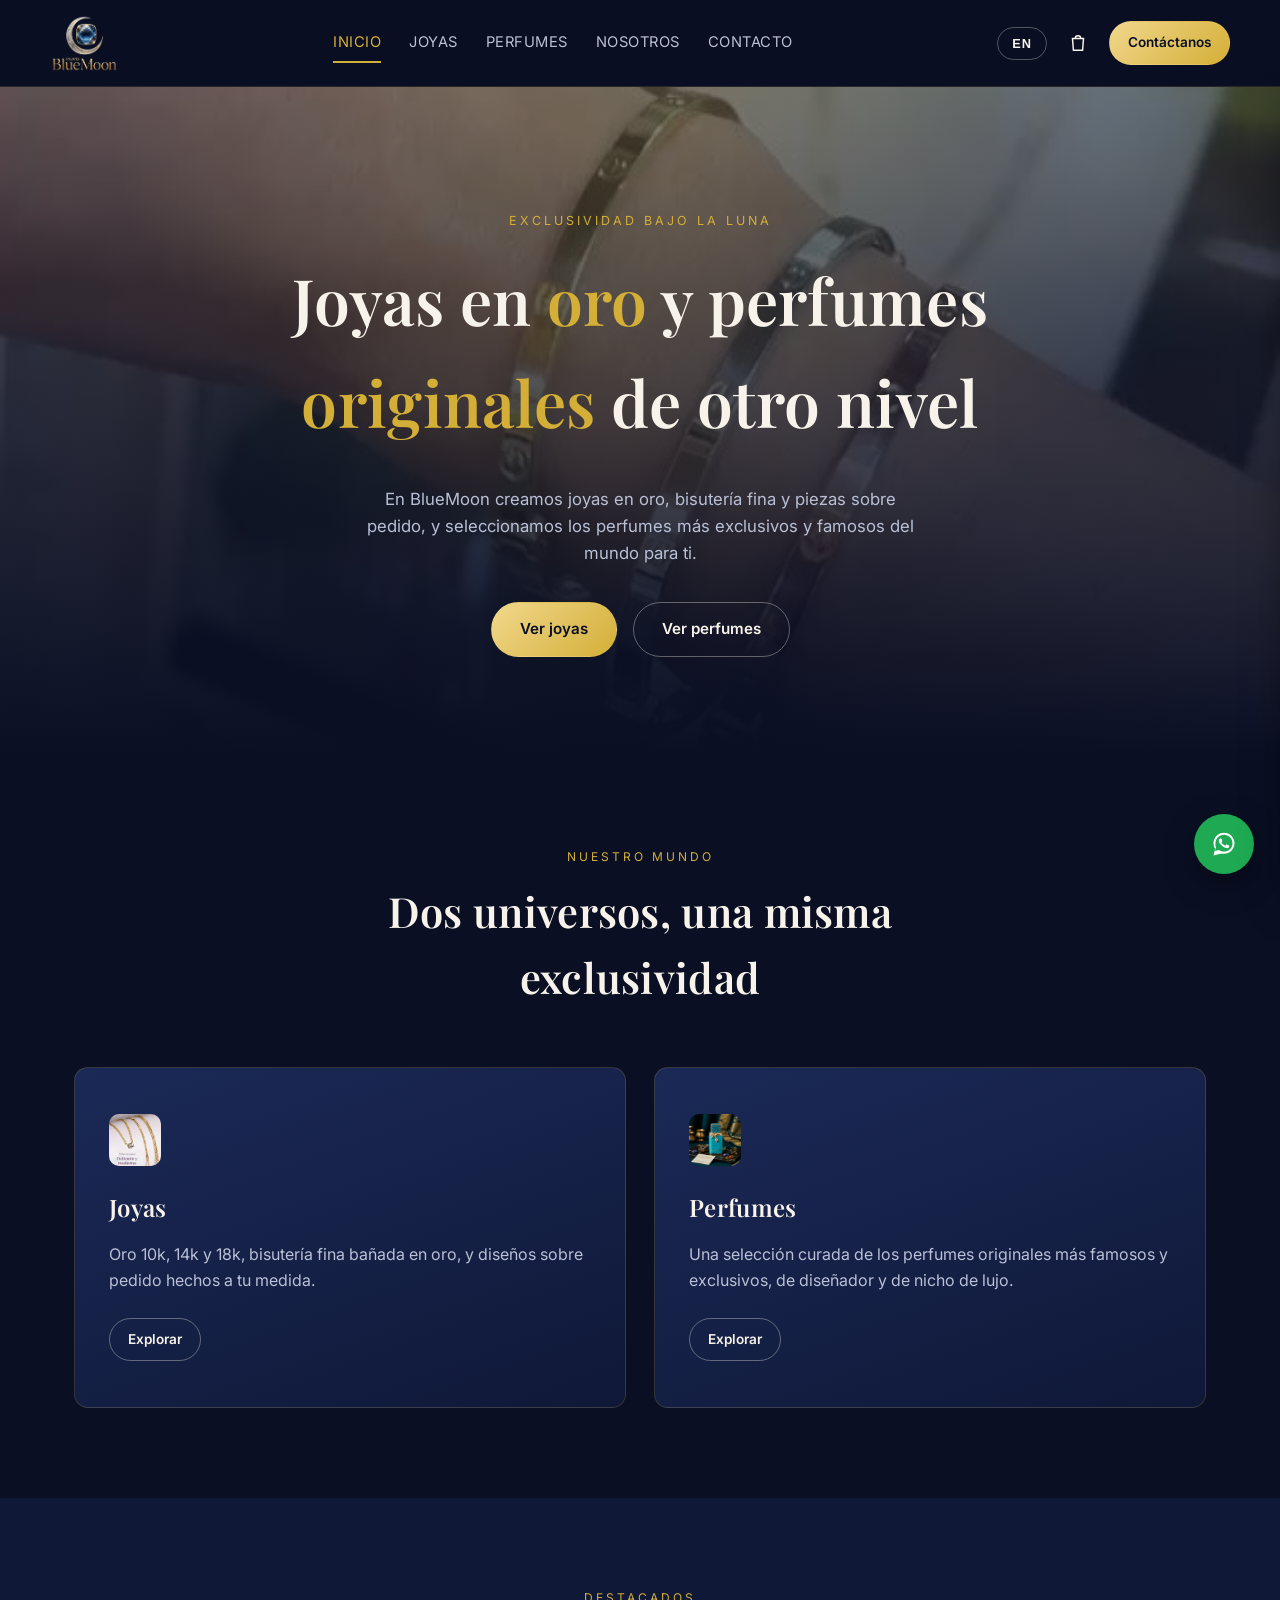
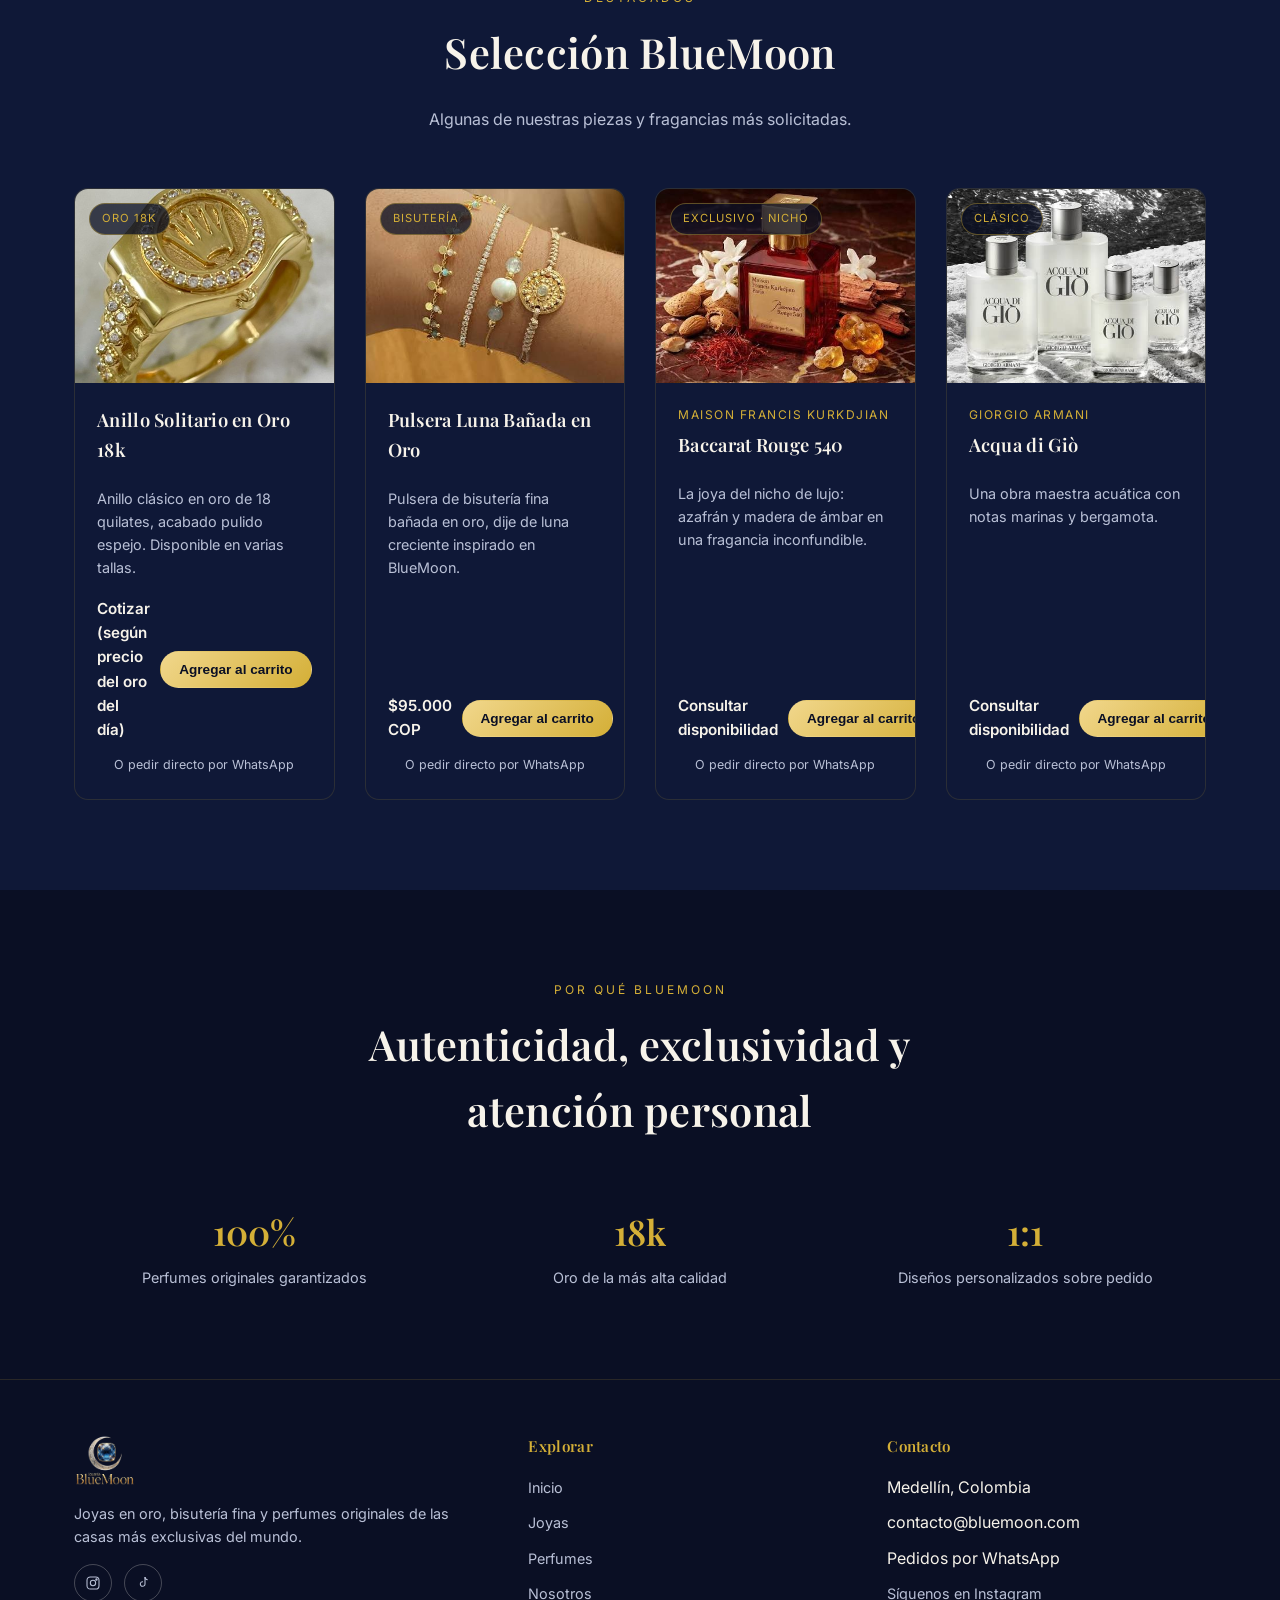
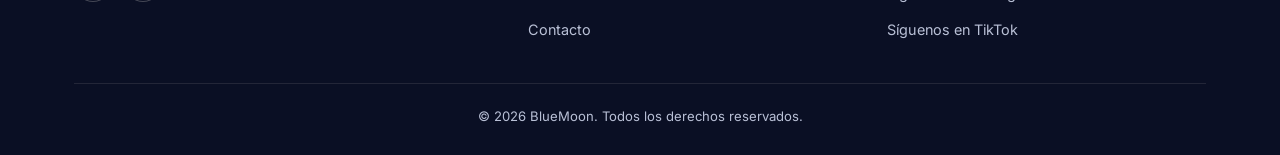
<file: index.html>
<!DOCTYPE html>
<html lang="es">
<head>
<!-- Google tag (gtag.js) -->
<script async src="https://www.googletagmanager.com/gtag/js?id=G-HSMLNX1VLT"></script>
<script>
  window.dataLayer = window.dataLayer || [];
  function gtag(){dataLayer.push(arguments);}
  gtag('js', new Date());
  gtag('config', 'G-HSMLNX1VLT');
</script>
<meta charset="UTF-8">
<meta name="viewport" content="width=device-width, initial-scale=1.0">
<title>BlueMoon — Joyas en Oro y Perfumes Originales de Lujo</title>
<meta name="description" content="BlueMoon: joyas en oro, bisutería fina y joyas sobre pedido, junto a una selección exclusiva de perfumes originales de las casas más famosas del mundo.">
<link rel="canonical" href="https://bluemoonjoyas.com/">
<meta property="og:type" content="website">
<meta property="og:site_name" content="BlueMoon">
<meta property="og:title" content="BlueMoon — Joyas en Oro y Perfumes Originales de Lujo">
<meta property="og:description" content="Joyas en oro, bisutería fina y joyas sobre pedido, junto a una selección exclusiva de perfumes originales de las casas más famosas del mundo.">
<meta property="og:image" content="https://bluemoonjoyas.com/images/logo-bluemoon.png">
<meta property="og:url" content="https://bluemoonjoyas.com/">
<meta property="og:locale" content="es_CO">
<meta name="twitter:card" content="summary_large_image">
<meta name="twitter:title" content="BlueMoon — Joyas en Oro y Perfumes Originales de Lujo">
<meta name="twitter:description" content="Joyas en oro, bisutería fina y joyas sobre pedido, junto a una selección exclusiva de perfumes originales de las casas más famosas del mundo.">
<meta name="twitter:image" content="https://bluemoonjoyas.com/images/logo-bluemoon.png">
<link rel="icon" href="images/favicon.ico" sizes="any">
<link rel="icon" type="image/svg+xml" href="images/favicon.svg">
<link rel="icon" type="image/png" sizes="32x32" href="images/favicon-32.png">
<link rel="icon" type="image/png" sizes="96x96" href="images/favicon-96.png">
<link rel="apple-touch-icon" sizes="180x180" href="images/favicon-180.png">
<link rel="stylesheet" href="css/styles.css">
<script type="application/ld+json">
{
  "@context": "https://schema.org",
  "@type": "Organization",
  "name": "BlueMoon",
  "url": "https://bluemoonjoyas.com/",
  "logo": "https://bluemoonjoyas.com/images/logo-bluemoon.png",
  "sameAs": ["https://www.instagram.com/bluemoon_oficial1/", "https://www.tiktok.com/@bluemoon0016"],
  "contactPoint": {
    "@type": "ContactPoint",
    "telephone": "+57-310-508-6397",
    "contactType": "sales",
    "areaServed": "CO"
  }
}
</script>
</head>
<body class="lang-es">

<header class="site-header">
  <div class="container header-inner">
    <a href="index.html" class="logo"><img src="images/logo-bluemoon.png" alt="BlueMoon"></a>
    <nav class="main-nav">
      <a href="index.html"><span class="lang-es">Inicio</span><span class="lang-en">Home</span></a>
      <a href="joyas.html"><span class="lang-es">Joyas</span><span class="lang-en">Jewelry</span></a>
      <a href="perfumes.html"><span class="lang-es">Perfumes</span><span class="lang-en">Perfumes</span></a>
      <a href="nosotros.html"><span class="lang-es">Nosotros</span><span class="lang-en">About</span></a>
      <a href="contacto.html"><span class="lang-es">Contacto</span><span class="lang-en">Contact</span></a>
    </nav>
    <div class="header-actions">
      <button class="lang-toggle" aria-label="Cambiar idioma / Change language">EN</button>
      <button class="cart-toggle" aria-label="Carrito / Cart">
        <svg viewBox="0 0 24 24" fill="none" stroke="currentColor" stroke-width="1.6"><path d="M6 7h12l-1 13H7L6 7z"/><path d="M9 7a3 3 0 0 1 6 0"/></svg>
        <span class="cart-badge" id="cart-badge">0</span>
      </button>
      <a href="contacto.html" class="btn btn-gold btn-small"><span class="lang-es">Contáctanos</span><span class="lang-en">Contact us</span></a>
      <button class="nav-toggle" aria-label="Menú"><span></span><span></span><span></span></button>
    </div>
  </div>
</header>

<section class="hero hero-has-video">
  <video class="hero-video-bg" autoplay muted loop playsinline poster="images/hero-video-poster.jpg">
    <source src="images/bluemoon-hero.mp4" type="video/mp4">
  </video>
  <div class="hero-video-overlay"></div>
  <div class="container">
    <span class="hero-eyebrow"><span class="lang-es" id="home-hero-eyebrow">Exclusividad bajo la luna</span><span class="lang-en">Exclusivity under the moon</span></span>
    <h1>
      <span class="lang-es">Joyas en <em>oro</em> y perfumes <em>originales</em> de otro nivel</span>
      <span class="lang-en">Fine <em>gold</em> jewelry and <em>original</em> luxury perfumes</span>
    </h1>
    <p class="lead">
      <span class="lang-es" id="home-hero-lead">En BlueMoon creamos joyas en oro, bisutería fina y piezas sobre pedido, y seleccionamos los perfumes más exclusivos y famosos del mundo para ti.</span>
      <span class="lang-en">At BlueMoon we craft gold jewelry, fine costume pieces and made-to-order designs, and curate the world's most exclusive, famous perfumes for you.</span>
    </p>
    <div class="hero-actions">
      <a href="joyas.html" class="btn btn-gold"><span class="lang-es">Ver joyas</span><span class="lang-en">Shop jewelry</span></a>
      <a href="perfumes.html" class="btn btn-outline"><span class="lang-es">Ver perfumes</span><span class="lang-en">Shop perfumes</span></a>
    </div>
  </div>
</section>

<section class="section">
  <div class="container">
    <div class="section-head">
      <span class="section-eyebrow"><span class="lang-es">Nuestro mundo</span><span class="lang-en">Our world</span></span>
      <h2><span class="lang-es">Dos universos, una misma exclusividad</span><span class="lang-en">Two worlds, one standard of exclusivity</span></h2>
    </div>
    <div class="category-grid">
      <div class="category-card">
        <img class="icon" id="home-cat-joyas-img" src="images/placeholder-ring.svg" alt="Joyas" style="border-radius:10px;">
        <h3><span class="lang-es">Joyas</span><span class="lang-en">Jewelry</span></h3>
        <p>
          <span class="lang-es" id="home-cat-joyas-text">Oro 10k, 14k y 18k, bisutería fina bañada en oro, y diseños sobre pedido hechos a tu medida.</span>
          <span class="lang-en">10k, 14k and 18k gold, fine gold-plated pieces, and made-to-order designs crafted to your vision.</span>
        </p>
        <a href="joyas.html" class="btn btn-outline btn-small"><span class="lang-es">Explorar</span><span class="lang-en">Explore</span></a>
      </div>
      <div class="category-card">
        <img class="icon" id="home-cat-perfumes-img" src="images/placeholder-perfume.svg" alt="Perfumes" style="border-radius:10px;">
        <h3><span class="lang-es">Perfumes</span><span class="lang-en">Perfumes</span></h3>
        <p>
          <span class="lang-es" id="home-cat-perfumes-text">Una selección curada de los perfumes originales más famosos y exclusivos, de diseñador y de nicho de lujo.</span>
          <span class="lang-en">A curated selection of the most famous and exclusive original perfumes, designer and luxury niche.</span>
        </p>
        <a href="perfumes.html" class="btn btn-outline btn-small"><span class="lang-es">Explorar</span><span class="lang-en">Explore</span></a>
      </div>
    </div>
  </div>
</section>

<section class="section section-alt">
  <div class="container">
    <div class="section-head">
      <span class="section-eyebrow"><span class="lang-es">Destacados</span><span class="lang-en">Featured</span></span>
      <h2><span class="lang-es">Selección BlueMoon</span><span class="lang-en">The BlueMoon edit</span></h2>
      <p><span class="lang-es">Algunas de nuestras piezas y fragancias más solicitadas.</span><span class="lang-en">Some of our most requested pieces and fragrances.</span></p>
    </div>
    <div class="product-grid" id="featured-grid"></div>
  </div>
</section>

<section class="section">
  <div class="container">
    <div class="section-head">
      <span class="section-eyebrow"><span class="lang-es">Por qué BlueMoon</span><span class="lang-en">Why BlueMoon</span></span>
      <h2><span class="lang-es">Autenticidad, exclusividad y atención personal</span><span class="lang-en">Authenticity, exclusivity and personal attention</span></h2>
    </div>
    <div class="stats-row">
      <div class="stat">
        <h3 id="home-stat1-number">100%</h3>
        <p><span class="lang-es" id="home-stat1-label">Perfumes originales garantizados</span><span class="lang-en">Guaranteed original perfumes</span></p>
      </div>
      <div class="stat">
        <h3 id="home-stat2-number">18k</h3>
        <p><span class="lang-es" id="home-stat2-label">Oro de la más alta calidad</span><span class="lang-en">Highest quality gold</span></p>
      </div>
      <div class="stat">
        <h3 id="home-stat3-number">1:1</h3>
        <p><span class="lang-es" id="home-stat3-label">Diseños personalizados sobre pedido</span><span class="lang-en">One-of-a-kind made-to-order designs</span></p>
      </div>
    </div>
  </div>
</section>

<footer class="site-footer" id="footer"></footer>

<div id="cart-drawer-mount"></div>

<a class="whatsapp-float" href="#" target="_blank" rel="noopener" aria-label="WhatsApp">
  <svg viewBox="0 0 32 32" fill="currentColor"><path d="M16.02 3C9.4 3 4.02 8.37 4.02 15c0 2.4.7 4.6 1.92 6.47L4 29l7.73-1.93A11.9 11.9 0 0 0 16.02 27C22.65 27 28 21.63 28 15S22.65 3 16.02 3zm0 21.7c-1.98 0-3.83-.55-5.4-1.5l-.39-.23-4.6 1.15 1.18-4.48-.25-.4A9.63 9.63 0 0 1 6.3 15c0-5.35 4.36-9.7 9.72-9.7 5.36 0 9.72 4.35 9.72 9.7 0 5.36-4.36 9.7-9.72 9.7zm5.32-7.27c-.29-.15-1.72-.85-1.99-.95-.27-.1-.46-.15-.66.15-.2.29-.76.95-.93 1.14-.17.2-.34.22-.63.07-.29-.15-1.22-.45-2.32-1.43-.86-.76-1.44-1.71-1.61-2-.17-.29-.02-.45.13-.6.13-.13.29-.34.44-.5.15-.17.2-.29.29-.49.1-.2.05-.37-.02-.52-.07-.15-.66-1.6-.91-2.19-.24-.58-.48-.5-.66-.5-.17-.01-.37-.01-.56-.01-.2 0-.52.07-.79.37-.27.29-1.04 1.02-1.04 2.48 0 1.46 1.07 2.87 1.22 3.07.15.2 2.1 3.2 5.08 4.49.71.31 1.26.49 1.69.63.71.22 1.36.19 1.87.12.57-.09 1.72-.7 1.96-1.38.24-.68.24-1.26.17-1.38-.07-.12-.26-.2-.55-.34z"/></svg>
</a>

<script src="js/products.js"></script>
<script src="js/cart.js"></script>
<script src="js/footer.js"></script>
<script src="js/main.js"></script>
<script>
  injectFooter();
  injectCartDrawer();
  applySiteContent("home", {
    "home-hero-eyebrow": "heroEyebrow",
    "home-hero-lead": "heroLead",
    "home-cat-joyas-img": "categoryJoyasImage:img",
    "home-cat-joyas-text": "categoryJoyasText",
    "home-cat-perfumes-img": "categoryPerfumesImage:img",
    "home-cat-perfumes-text": "categoryPerfumesText",
    "home-stat1-number": "stat1Number",
    "home-stat1-label": "stat1Label",
    "home-stat2-number": "stat2Number",
    "home-stat2-label": "stat2Label",
    "home-stat3-number": "stat3Number",
    "home-stat3-label": "stat3Label"
  });
  const featured = [jewelryProducts[0], jewelryProducts[3], perfumeProducts[3], perfumeProducts[7]];
  renderGrid("#featured-grid", featured);
  reRenderOnLangChange("#featured-grid", () => featured);
</script>
</body>
</html>
</file>
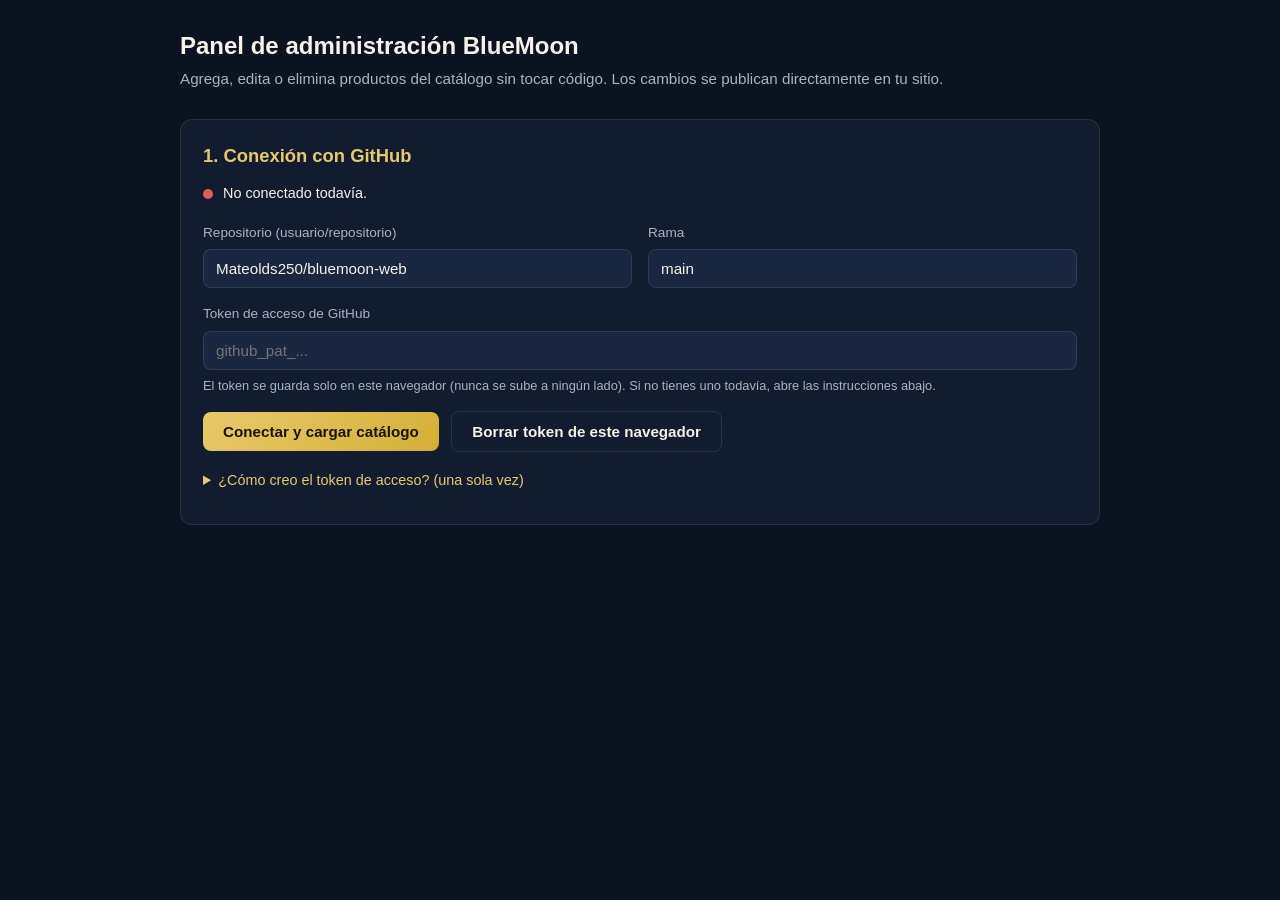
<file: admin.html>
<!DOCTYPE html>
<html lang="es">
<head>
<meta charset="UTF-8">
<meta name="viewport" content="width=device-width, initial-scale=1.0">
<meta name="robots" content="noindex, nofollow">
<title>Panel de Administración — BlueMoon</title>
<style>
  :root{
    --navy-deep:#0b1220; --navy:#111c30; --navy-light:#1a2740;
    --gold:#d4af37; --gold-light:#e8c96a; --cream:#f7f3ea;
    --text-muted:#a9b3c4; --danger:#e05c5c; --ok:#4caf7d;
    --border:rgba(255,255,255,0.1);
  }
  *{box-sizing:border-box;}
  body{
    margin:0; font-family:-apple-system,BlinkMacSystemFont,"Segoe UI",Roboto,Arial,sans-serif;
    background:var(--navy-deep); color:var(--cream); line-height:1.5;
  }
  .wrap{max-width:960px;margin:0 auto;padding:28px 20px 80px;}
  h1{font-size:1.5rem;margin:0 0 4px;}
  h2{font-size:1.15rem;margin:0 0 14px;color:var(--gold-light);}
  .subtitle{color:var(--text-muted);margin:0 0 28px;font-size:0.95rem;}
  .card{
    background:var(--navy); border:1px solid var(--border); border-radius:12px;
    padding:22px; margin-bottom:26px;
  }
  .status-row{display:flex;align-items:center;gap:10px;margin-bottom:18px;font-size:0.9rem;}
  .dot{width:10px;height:10px;border-radius:50%;background:var(--danger);flex:none;}
  .dot.ok{background:var(--ok);}
  label{display:block;font-size:0.85rem;color:var(--text-muted);margin-bottom:6px;}
  input[type=text], input[type=password], textarea, select{
    width:100%; padding:10px 12px; border-radius:8px; border:1px solid var(--border);
    background:var(--navy-light); color:var(--cream); font-size:0.95rem; margin-bottom:16px;
    font-family:inherit;
  }
  textarea{resize:vertical;min-height:70px;}
  .row2{display:grid;grid-template-columns:1fr 1fr;gap:16px;}
  @media (max-width:640px){.row2{grid-template-columns:1fr;}}
  .btn{
    display:inline-flex;align-items:center;gap:8px;padding:11px 20px;border-radius:8px;
    border:none;font-size:0.95rem;font-weight:600;cursor:pointer;font-family:inherit;
  }
  .btn-gold{background:linear-gradient(135deg,var(--gold-light),var(--gold));color:#1a1400;}
  .btn-gold:hover{filter:brightness(1.08);}
  .btn-outline{background:transparent;border:1px solid var(--border);color:var(--cream);}
  .btn-outline:hover{border-color:var(--gold);}
  .btn-danger{background:rgba(224,92,92,0.15);color:#ff9c9c;border:1px solid rgba(224,92,92,0.4);}
  .btn-danger:hover{background:rgba(224,92,92,0.28);}
  .btn:disabled{opacity:0.5;cursor:not-allowed;}
  .checkbox-row{display:flex;align-items:center;gap:8px;margin-bottom:16px;font-size:0.9rem;color:var(--text-muted);}
  .checkbox-row input{width:auto;margin:0;}
  .help{font-size:0.8rem;color:var(--text-muted);margin:-10px 0 16px;}
  .preview-img{
    max-width:160px;max-height:160px;border-radius:8px;border:1px solid var(--border);
    display:none;margin-bottom:14px;object-fit:cover;
  }
  #toast{
    position:fixed;bottom:20px;left:50%;transform:translateX(-50%);
    background:var(--navy-light);border:1px solid var(--border);color:var(--cream);
    padding:14px 20px;border-radius:10px;max-width:90vw;font-size:0.9rem;
    box-shadow:0 10px 30px rgba(0,0,0,0.4);display:none;z-index:50;
  }
  #toast.ok{border-color:var(--ok);}
  #toast.err{border-color:var(--danger);}
  details summary{cursor:pointer;color:var(--gold-light);font-size:0.9rem;margin-bottom:10px;}
  .product-list{display:grid;grid-template-columns:repeat(auto-fill,minmax(230px,1fr));gap:14px;}
  .p-item{
    background:var(--navy-light);border:1px solid var(--border);border-radius:10px;
    padding:12px;display:flex;flex-direction:column;gap:8px;
  }
  .p-item img{width:100%;height:120px;object-fit:cover;border-radius:6px;background:#0006;}
  .p-item h4{margin:0;font-size:0.95rem;}
  .p-item .p-price{color:var(--gold-light);font-size:0.85rem;}
  .p-item .p-cat{font-size:0.72rem;color:var(--text-muted);text-transform:uppercase;letter-spacing:0.03em;}
  .p-item .p-actions{display:flex;gap:8px;margin-top:auto;}
  .p-item .p-actions button{flex:1;padding:7px 10px;font-size:0.78rem;}
  .tab-group{display:flex;gap:8px;margin-bottom:20px;}
  .tab-btn{
    flex:1;padding:10px;border-radius:8px;border:1px solid var(--border);
    background:var(--navy-light);color:var(--text-muted);cursor:pointer;font-family:inherit;font-size:0.9rem;
  }
  .tab-btn.active{background:var(--gold);color:#1a1400;border-color:var(--gold);font-weight:600;}
  .empty-msg{color:var(--text-muted);font-size:0.9rem;text-align:center;padding:20px;}
  a{color:var(--gold-light);}
</style>
</head>
<body>
<div class="wrap">
  <h1>Panel de administración BlueMoon</h1>
  <p class="subtitle">Agrega, edita o elimina productos del catálogo sin tocar código. Los cambios se publican directamente en tu sitio.</p>

  <div class="card">
    <h2>1. Conexión con GitHub</h2>
    <div class="status-row"><span class="dot" id="conn-dot"></span><span id="conn-text">No conectado todavía.</span></div>
    <div class="row2">
      <div>
        <label for="cfg-repo">Repositorio (usuario/repositorio)</label>
        <input type="text" id="cfg-repo" placeholder="Mateolds250/bluemoon-web" value="Mateolds250/bluemoon-web">
      </div>
      <div>
        <label for="cfg-branch">Rama</label>
        <input type="text" id="cfg-branch" placeholder="main" value="main">
      </div>
    </div>
    <label for="cfg-token">Token de acceso de GitHub</label>
    <input type="password" id="cfg-token" placeholder="github_pat_...">
    <p class="help">El token se guarda solo en este navegador (nunca se sube a ningún lado). Si no tienes uno todavía, abre las instrucciones abajo.</p>
    <button class="btn btn-gold" id="btn-connect" type="button">Conectar y cargar catálogo</button>
    <button class="btn btn-outline" id="btn-forget" type="button" style="margin-left:8px;">Borrar token de este navegador</button>

    <details style="margin-top:18px;">
      <summary>¿Cómo creo el token de acceso? (una sola vez)</summary>
      <ol style="color:var(--text-muted);font-size:0.9rem;padding-left:20px;">
        <li>Entra a <a href="https://github.com/settings/personal-access-tokens/new" target="_blank" rel="noopener">github.com/settings/personal-access-tokens/new</a> (inicia sesión si te lo pide).</li>
        <li><strong>Token name:</strong> escribe algo como "BlueMoon Admin".</li>
        <li><strong>Expiration:</strong> elige la opción más larga disponible.</li>
        <li><strong>Repository access:</strong> selecciona "Only select repositories" y elige <code>bluemoon-web</code>.</li>
        <li><strong>Permissions</strong> → despliega "Repository permissions" → busca <strong>Contents</strong> → cámbialo a <strong>Read and write</strong>.</li>
        <li>Baja y haz clic en <strong>Generate token</strong>.</li>
        <li>Copia el token que aparece (empieza con <code>github_pat_</code>) y pégalo arriba en el campo "Token de acceso de GitHub".</li>
      </ol>
      <p style="color:var(--text-muted);font-size:0.85rem;">Si alguna vez pierdes el token o quieres invalidarlo, entra a la misma página de GitHub y bórralo — el sitio sigue funcionando igual, solo dejarías de poder publicar cambios hasta crear uno nuevo.</p>
    </details>
  </div>

  <div class="tab-group" id="main-tabs" style="display:none;">
    <button type="button" class="tab-btn main-tab-btn active" data-maintab="catalog">Catálogo (joyas y perfumes)</button>
    <button type="button" class="tab-btn main-tab-btn" data-maintab="content">Contenido del sitio</button>
  </div>

  <div class="card" id="form-card" style="display:none;">
    <h2 id="form-title">2. Agregar producto nuevo</h2>
    <div class="tab-group">
      <button type="button" class="tab-btn active" data-type="jewelry">Joya</button>
      <button type="button" class="tab-btn" data-type="perfume">Perfume</button>
    </div>

    <label for="f-image">Foto del producto</label>
    <input type="file" id="f-image" accept="image/*">
    <img id="f-preview" class="preview-img">
    <p class="help">Se ajusta y comprime automáticamente al subirla, no necesitas editarla antes.</p>

    <div class="row2">
      <div>
        <label for="f-name-es">Nombre (Español)</label>
        <input type="text" id="f-name-es" placeholder="Ej: 212 Men NYC">
      </div>
      <div>
        <label for="f-name-en">Nombre (Inglés)</label>
        <input type="text" id="f-name-en" placeholder="Se copia del español si lo dejas vacío">
      </div>
    </div>

    <div class="row2">
      <div>
        <label for="f-desc-es">Descripción (Español)</label>
        <textarea id="f-desc-es" placeholder="Descripción corta y atractiva del producto"></textarea>
      </div>
      <div>
        <label for="f-desc-en">Descripción (Inglés)</label>
        <textarea id="f-desc-en" placeholder="Se copia del español si la dejas vacía"></textarea>
      </div>
    </div>

    <div class="row2">
      <div>
        <label for="f-price">Precio</label>
        <input type="text" id="f-price" placeholder="Ej: $250.000 COP">
      </div>
      <div>
        <label for="f-category">Categoría</label>
        <select id="f-category"></select>
      </div>
    </div>

    <div class="row2" id="brand-row">
      <div>
        <label for="f-brand">Marca (solo perfumes)</label>
        <input type="text" id="f-brand" placeholder="Ej: Carolina Herrera">
      </div>
      <div>
        <label for="f-badge">Etiqueta (opcional)</label>
        <input type="text" id="f-badge" placeholder="Ej: Nuevo, Exclusivo, Best seller">
      </div>
    </div>

    <input type="hidden" id="f-edit-id" value="">
    <button class="btn btn-gold" id="btn-save" type="button">Publicar producto</button>
    <button class="btn btn-outline" id="btn-cancel-edit" type="button" style="display:none;">Cancelar edición</button>
  </div>

  <div class="card" id="list-card" style="display:none;">
    <h2>3. Catálogo actual</h2>
    <div id="product-list" class="product-list"></div>
  </div>

  <div id="panel-content" style="display:none;">
    <div class="card">
      <div class="tab-group">
        <button type="button" class="tab-btn content-tab-btn active" data-ctab="home">Inicio</button>
        <button type="button" class="tab-btn content-tab-btn" data-ctab="nosotros">Nosotros</button>
        <button type="button" class="tab-btn content-tab-btn" data-ctab="contacto">Contacto</button>
        <button type="button" class="tab-btn content-tab-btn" data-ctab="info">Datos de contacto</button>
      </div>
      <p class="help" style="margin-top:-4px;">Estos textos son solo en español — la versión en inglés del sitio no cambia por ahora.</p>
      <div id="content-home"></div>
      <div id="content-nosotros" style="display:none;"></div>
      <div id="content-contacto" style="display:none;"></div>
      <div id="content-info" style="display:none;"></div>
    </div>
  </div>
</div>

<div id="toast"></div>

<script>
/* ============================================================
   CONFIGURACIÓN GUARDADA EN ESTE NAVEGADOR
   ============================================================ */
const CFG_KEY = "bluemoon-admin-cfg";

function loadCfg() {
  try {
    const raw = localStorage.getItem(CFG_KEY);
    return raw ? JSON.parse(raw) : {};
  } catch (e) { return {}; }
}
function saveCfg(cfg) {
  try { localStorage.setItem(CFG_KEY, JSON.stringify(cfg)); } catch (e) {}
}

const savedCfg = loadCfg();
if (savedCfg.repo) document.getElementById("cfg-repo").value = savedCfg.repo;
if (savedCfg.branch) document.getElementById("cfg-branch").value = savedCfg.branch;
if (savedCfg.token) document.getElementById("cfg-token").value = savedCfg.token;

/* ============================================================
   UTILIDADES: toast, slug, base64 con acentos, redimensionar imagen
   ============================================================ */
function toast(msg, type) {
  const el = document.getElementById("toast");
  el.textContent = msg;
  el.className = type || "";
  el.style.display = "block";
  clearTimeout(toast._t);
  toast._t = setTimeout(() => { el.style.display = "none"; }, 6000);
}

function slugify(text) {
  return (text || "")
    .toString()
    .normalize("NFD").replace(/[\u0300-\u036f]/g, "")
    .toLowerCase()
    .replace(/[^a-z0-9]+/g, "-")
    .replace(/^-+|-+$/g, "");
}

function utf8ToBase64(str) {
  const bytes = new TextEncoder().encode(str);
  let binary = "";
  bytes.forEach(b => binary += String.fromCharCode(b));
  return btoa(binary);
}
function base64ToUtf8(b64) {
  const binary = atob(b64.replace(/\n/g, ""));
  const bytes = new Uint8Array(binary.length);
  for (let i = 0; i < binary.length; i++) bytes[i] = binary.charCodeAt(i);
  return new TextDecoder().decode(bytes);
}

function resizeImageFile(file, maxWidth) {
  return new Promise((resolve, reject) => {
    const reader = new FileReader();
    reader.onload = (e) => {
      const img = new Image();
      img.onload = () => {
        let width = img.width, height = img.height;
        if (width > maxWidth) {
          height = Math.round(height * (maxWidth / width));
          width = maxWidth;
        }
        const canvas = document.createElement("canvas");
        canvas.width = width; canvas.height = height;
        const ctx = canvas.getContext("2d");
        ctx.fillStyle = "#ffffff";
        ctx.fillRect(0, 0, width, height);
        ctx.drawImage(img, 0, 0, width, height);
        resolve(canvas.toDataURL("image/jpeg", 0.85).split(",")[1]);
      };
      img.onerror = () => reject(new Error("No se pudo leer la imagen."));
      img.src = e.target.result;
    };
    reader.onerror = () => reject(new Error("No se pudo leer el archivo."));
    reader.readAsDataURL(file);
  });
}

/* ============================================================
   API DE GITHUB (Contents API)
   ============================================================ */
const API_BASE = "https://api.github.com";

function ghHeaders(token) {
  const h = { "Accept": "application/vnd.github+json" };
  if (token) h["Authorization"] = "Bearer " + token;
  return h;
}

async function ghGetFile(owner, repo, path, token, branch) {
  const url = API_BASE + "/repos/" + owner + "/" + repo + "/contents/" + path + "?ref=" + encodeURIComponent(branch) + "&_=" + Date.now();
  const res = await fetch(url, { headers: ghHeaders(token) });
  if (res.status === 404) return null;
  if (!res.ok) throw new Error("Error de GitHub (" + res.status + "): " + (await res.text()));
  return res.json();
}

async function ghPutFile(owner, repo, path, token, branch, base64Content, message, sha) {
  const url = API_BASE + "/repos/" + owner + "/" + repo + "/contents/" + path;
  const body = { message: message, content: base64Content, branch: branch };
  if (sha) body.sha = sha;
  const res = await fetch(url, {
    method: "PUT",
    headers: Object.assign(ghHeaders(token), { "Content-Type": "application/json" }),
    body: JSON.stringify(body)
  });
  if (!res.ok) throw new Error("Error de GitHub (" + res.status + "): " + (await res.text()));
  return res.json();
}

async function ghDeleteFile(owner, repo, path, token, branch, message, sha) {
  const url = API_BASE + "/repos/" + owner + "/" + repo + "/contents/" + path;
  const res = await fetch(url, {
    method: "DELETE",
    headers: Object.assign(ghHeaders(token), { "Content-Type": "application/json" }),
    body: JSON.stringify({ message: message, sha: sha, branch: branch })
  });
  if (!res.ok) throw new Error("Error de GitHub (" + res.status + "): " + (await res.text()));
  return res.json();
}

/* ============================================================
   ESTADO
   ============================================================ */
let catalog = { jewelry: [], perfume: [], contact: {} };
let catalogSha = null;
let currentType = "jewelry";
let editingId = null;

/* ============================================================
   CONTENIDO EDITABLE DE PÁGINAS (Inicio, Nosotros, Contacto)
   Vive en data/site-content.json — mismo mecanismo que el catálogo.
   ============================================================ */
let siteContent = { home: {}, nosotros: {}, contacto: {} };
let siteContentSha = null;

const DEFAULT_SITE_CONTENT = {
  home: {
    heroEyebrow: "Exclusividad bajo la luna",
    heroLead: "En BlueMoon creamos joyas en oro, bisutería fina y piezas sobre pedido, y seleccionamos los perfumes más exclusivos y famosos del mundo para ti.",
    categoryJoyasImage: "images/placeholder-ring.svg",
    categoryJoyasText: "Oro 10k, 14k y 18k, bisutería fina bañada en oro, y diseños sobre pedido hechos a tu medida.",
    categoryPerfumesImage: "images/placeholder-perfume.svg",
    categoryPerfumesText: "Una selección curada de los perfumes originales más famosos y exclusivos, de diseñador y de nicho de lujo.",
    stat1Number: "100%", stat1Label: "Perfumes originales garantizados",
    stat2Number: "18k", stat2Label: "Oro de la más alta calidad",
    stat3Number: "1:1", stat3Label: "Diseños personalizados sobre pedido"
  },
  nosotros: {
    heroEyebrow: "Nuestra historia",
    aboutEyebrow: "Quiénes somos",
    aboutHeading: "Nacimos para reunir dos pasiones: la joyería y la perfumería fina",
    aboutText: "BlueMoon es una marca dedicada a la venta de joyas en oro y perfumes originales de las casas más exclusivas del mundo. Trabajamos con oro de alta calidad, ofrecemos bisutería fina bañada en oro y diseñamos piezas sobre pedido para quienes buscan algo verdaderamente único.",
    aboutImage: "images/logo-bluemoon.png",
    aboutLocation: "Medellín, Colombia",
    value1Title: "Autenticidad", value1Text: "Perfumes 100% originales y oro con su respectivo respaldo de calidad.",
    value2Title: "Exclusividad", value2Text: "Seleccionamos cuidadosamente cada pieza y cada fragancia de nuestro catálogo.",
    value3Title: "Atención personalizada", value3Text: "Te acompañamos desde la idea hasta la entrega, incluso en diseños sobre pedido.",
    commitmentEyebrow: "Nuestro compromiso",
    commitmentHeading: "Contigo, en cada detalle",
    commitmentText: "Ya sea una joya que se convierta en herencia familiar o el perfume que se vuelva tu firma personal, en BlueMoon cuidamos cada detalle para que sea perfecto."
  },
  contacto: {
    heroEyebrow: "Hablemos",
    heroTitle: "Cuéntanos qué estás buscando",
    heroLead: "Ya sea una joya sobre pedido o el perfume perfecto, respondemos rápido por WhatsApp.",
    faq1Q: "¿Cómo hago un pedido?",
    faq1A: "Agrega los productos que quieras al carrito o escríbenos directo por WhatsApp desde cualquier página. Confirmamos disponibilidad, precio final y forma de pago contigo antes de cerrar el pedido.",
    faq2Q: "¿Qué métodos de pago aceptan?",
    faq2A: "Transferencia bancaria, Nequi, Daviplata y efectivo. Coordinamos el método exacto contigo por WhatsApp al confirmar tu pedido.",
    faq3Q: "¿Cuánto tardan las piezas sobre pedido?",
    faq3A: "Depende de la complejidad del diseño; te damos un tiempo estimado apenas conversemos sobre tu idea por WhatsApp.",
    faq4Q: "¿Los perfumes son 100% originales?",
    faq4A: "Sí. Todos nuestros perfumes se adquieren directamente de distribuidores autorizados — nunca vendemos imitaciones ni \"inspirados en\".",
    faq5Q: "¿Tienen garantía o política de cambios?",
    faq5A: "Sí, escríbenos por WhatsApp dentro de los primeros días después de recibir tu pedido si algo no está bien y lo resolvemos juntos."
  }
};

const PAGE_LABELS = { home: "Inicio", nosotros: "Nosotros", contacto: "Contacto" };

const CONTENT_SCHEMA = {
  home: [
    { key: "heroEyebrow", type: "text", label: "Frase pequeña del encabezado" },
    { key: "heroLead", type: "textarea", label: "Texto descriptivo del encabezado" },
    { key: "categoryJoyasImage", type: "image", label: "Imagen — tarjeta Joyas" },
    { key: "categoryJoyasText", type: "textarea", label: "Texto — tarjeta Joyas" },
    { key: "categoryPerfumesImage", type: "image", label: "Imagen — tarjeta Perfumes" },
    { key: "categoryPerfumesText", type: "textarea", label: "Texto — tarjeta Perfumes" },
    { key: "stat1Number", type: "text", label: "Cifra 1" },
    { key: "stat1Label", type: "text", label: "Texto de la cifra 1" },
    { key: "stat2Number", type: "text", label: "Cifra 2" },
    { key: "stat2Label", type: "text", label: "Texto de la cifra 2" },
    { key: "stat3Number", type: "text", label: "Cifra 3" },
    { key: "stat3Label", type: "text", label: "Texto de la cifra 3" }
  ],
  nosotros: [
    { key: "heroEyebrow", type: "text", label: "Frase pequeña del encabezado" },
    { key: "aboutEyebrow", type: "text", label: "Frase pequeña — Quiénes somos" },
    { key: "aboutHeading", type: "text", label: "Título — Quiénes somos" },
    { key: "aboutText", type: "textarea", label: "Texto — Quiénes somos" },
    { key: "aboutImage", type: "image", label: "Imagen — Quiénes somos" },
    { key: "aboutLocation", type: "text", label: "Ubicación" },
    { key: "value1Title", type: "text", label: "Valor 1 — título" },
    { key: "value1Text", type: "textarea", label: "Valor 1 — texto" },
    { key: "value2Title", type: "text", label: "Valor 2 — título" },
    { key: "value2Text", type: "textarea", label: "Valor 2 — texto" },
    { key: "value3Title", type: "text", label: "Valor 3 — título" },
    { key: "value3Text", type: "textarea", label: "Valor 3 — texto" },
    { key: "commitmentEyebrow", type: "text", label: "Frase pequeña — Compromiso" },
    { key: "commitmentHeading", type: "text", label: "Título — Compromiso" },
    { key: "commitmentText", type: "textarea", label: "Texto — Compromiso" }
  ],
  contacto: [
    { key: "heroEyebrow", type: "text", label: "Frase pequeña del encabezado" },
    { key: "heroTitle", type: "text", label: "Título del encabezado" },
    { key: "heroLead", type: "textarea", label: "Texto descriptivo del encabezado" },
    { key: "faq1Q", type: "text", label: "Pregunta 1" }, { key: "faq1A", type: "textarea", label: "Respuesta 1" },
    { key: "faq2Q", type: "text", label: "Pregunta 2" }, { key: "faq2A", type: "textarea", label: "Respuesta 2" },
    { key: "faq3Q", type: "text", label: "Pregunta 3" }, { key: "faq3A", type: "textarea", label: "Respuesta 3" },
    { key: "faq4Q", type: "text", label: "Pregunta 4" }, { key: "faq4A", type: "textarea", label: "Respuesta 4" },
    { key: "faq5Q", type: "text", label: "Pregunta 5" }, { key: "faq5A", type: "textarea", label: "Respuesta 5" }
  ]
};

const CONTENT_IMAGE_PATHS = {
  "home.categoryJoyasImage": "images/site-home-joyas.jpg",
  "home.categoryPerfumesImage": "images/site-home-perfumes.jpg",
  "nosotros.aboutImage": "images/site-nosotros-about.jpg"
};

const CATEGORY_OPTIONS = {
  jewelry: [
    { value: "oro", label: "Oro" },
    { value: "bisuteria", label: "Bisutería" },
    { value: "a-pedido", label: "Sobre pedido" }
  ],
  perfume: [
    { value: "ella", label: "Para Ella" },
    { value: "el", label: "Para Él" },
    { value: "unisex", label: "Unisex · Nicho" }
  ]
};

function getCfg() {
  return {
    repo: document.getElementById("cfg-repo").value.trim(),
    branch: document.getElementById("cfg-branch").value.trim() || "main",
    token: document.getElementById("cfg-token").value.trim()
  };
}

function setConnected(ok, text) {
  document.getElementById("conn-dot").className = "dot" + (ok ? " ok" : "");
  document.getElementById("conn-text").textContent = text;
}

function populateCategorySelect() {
  const sel = document.getElementById("f-category");
  sel.innerHTML = CATEGORY_OPTIONS[currentType].map(o => `<option value="${o.value}">${o.label}</option>`).join("");
}

function switchType(type) {
  currentType = type;
  document.querySelectorAll(".tab-btn[data-type]").forEach(b => b.classList.toggle("active", b.dataset.type === type));
  document.getElementById("brand-row").style.display = type === "perfume" ? "grid" : "none";
  populateCategorySelect();
}

document.querySelectorAll(".tab-btn[data-type]").forEach(btn => {
  btn.addEventListener("click", () => { if (!editingId) switchType(btn.dataset.type); });
});
switchType("jewelry");

/* ============================================================
   PESTAÑAS PRINCIPALES: Catálogo <-> Contenido del sitio
   ============================================================ */
function switchMainTab(tab) {
  document.getElementById("form-card").style.display = tab === "catalog" ? "block" : "none";
  document.getElementById("list-card").style.display = tab === "catalog" ? "block" : "none";
  document.getElementById("panel-content").style.display = tab === "content" ? "block" : "none";
  document.querySelectorAll(".main-tab-btn").forEach(b => b.classList.toggle("active", b.dataset.maintab === tab));
}
document.querySelectorAll(".main-tab-btn").forEach(btn => {
  btn.addEventListener("click", () => switchMainTab(btn.dataset.maintab));
});

function switchContentTab(tab) {
  ["home", "nosotros", "contacto", "info"].forEach(t => {
    document.getElementById("content-" + t).style.display = t === tab ? "block" : "none";
  });
  document.querySelectorAll(".content-tab-btn").forEach(b => b.classList.toggle("active", b.dataset.ctab === tab));
}
document.querySelectorAll(".content-tab-btn").forEach(btn => {
  btn.addEventListener("click", () => switchContentTab(btn.dataset.ctab));
});

document.getElementById("f-image").addEventListener("change", (e) => {
  const file = e.target.files[0];
  const preview = document.getElementById("f-preview");
  if (!file) { preview.style.display = "none"; return; }
  const reader = new FileReader();
  reader.onload = (ev) => { preview.src = ev.target.result; preview.style.display = "block"; };
  reader.readAsDataURL(file);
});

/* ============================================================
   CONECTAR Y CARGAR CATÁLOGO
   ============================================================ */
document.getElementById("btn-connect").addEventListener("click", async () => {
  const cfg = getCfg();
  if (!cfg.repo || !cfg.repo.includes("/")) {
    toast("Escribe el repositorio como usuario/repositorio.", "err");
    return;
  }
  if (!cfg.token) {
    toast("Pega tu token de acceso de GitHub primero.", "err");
    return;
  }
  saveCfg(cfg);
  setConnected(false, "Conectando...");
  const [owner, repo] = cfg.repo.split("/");
  try {
    const file = await ghGetFile(owner, repo, "data/products.json", cfg.token, cfg.branch);
    if (!file) throw new Error("No se encontró data/products.json en ese repositorio/rama.");
    catalog = JSON.parse(base64ToUtf8(file.content));
    catalogSha = file.sha;
    setConnected(true, "Conectado a " + cfg.repo + " (" + cfg.branch + ") — catálogo cargado.");
    document.getElementById("main-tabs").style.display = "flex";
    switchMainTab("catalog");
    renderProductList();
    await loadSiteContentAndRender(owner, repo, cfg);
  } catch (err) {
    setConnected(false, "No se pudo conectar.");
    toast(err.message, "err");
  }
});

document.getElementById("btn-forget").addEventListener("click", () => {
  try { localStorage.removeItem(CFG_KEY); } catch (e) {}
  document.getElementById("cfg-token").value = "";
  setConnected(false, "Token borrado de este navegador.");
  toast("Token borrado de este navegador. El sitio en vivo no se ve afectado.", "ok");
});

/* ============================================================
   LISTA DE PRODUCTOS
   ============================================================ */
function renderProductList() {
  const wrap = document.getElementById("product-list");
  const all = [].concat(
    (catalog.jewelry || []).map(p => Object.assign({ _type: "jewelry" }, p)),
    (catalog.perfume || []).map(p => Object.assign({ _type: "perfume" }, p))
  );
  if (!all.length) {
    wrap.innerHTML = '<p class="empty-msg">Todavía no hay productos.</p>';
    return;
  }
  wrap.innerHTML = all.map(p => `
    <div class="p-item">
      <img src="${p.image}" alt="${p.nameEs}" onerror="this.style.opacity=0.3;">
      <h4>${p.nameEs}</h4>
      <span class="p-price">${p.price}</span>
      <span class="p-cat">${p._type === "jewelry" ? "Joya" : "Perfume"} · ${p.category}</span>
      <div class="p-actions">
        <button type="button" class="btn btn-outline" onclick="startEdit('${p._type}','${p.id}')">Editar</button>
        <button type="button" class="btn btn-danger" onclick="deleteProduct('${p._type}','${p.id}')">Eliminar</button>
      </div>
    </div>
  `).join("");
}

window.startEdit = function (type, id) {
  const item = (catalog[type] || []).find(p => p.id === id);
  if (!item) return;
  editingId = id;
  switchType(type);
  document.getElementById("f-name-es").value = item.nameEs || "";
  document.getElementById("f-name-en").value = item.nameEn || "";
  document.getElementById("f-desc-es").value = item.descEs || "";
  document.getElementById("f-desc-en").value = item.descEn || "";
  document.getElementById("f-price").value = item.price || "";
  document.getElementById("f-brand").value = item.brand || "";
  document.getElementById("f-badge").value = item.badge || "";
  document.getElementById("f-category").value = item.category || "";
  document.getElementById("f-preview").src = item.image;
  document.getElementById("f-preview").style.display = "block";
  document.getElementById("f-image").value = "";
  document.getElementById("form-title").textContent = "2. Editando: " + item.nameEs;
  document.getElementById("btn-save").textContent = "Guardar cambios";
  document.getElementById("btn-cancel-edit").style.display = "inline-flex";
  document.querySelectorAll(".tab-btn").forEach(b => b.disabled = true);
  window.scrollTo({ top: document.getElementById("form-card").offsetTop - 20, behavior: "smooth" });
};

document.getElementById("btn-cancel-edit").addEventListener("click", resetForm);

function resetForm() {
  editingId = null;
  document.getElementById("f-name-es").value = "";
  document.getElementById("f-name-en").value = "";
  document.getElementById("f-desc-es").value = "";
  document.getElementById("f-desc-en").value = "";
  document.getElementById("f-price").value = "";
  document.getElementById("f-brand").value = "";
  document.getElementById("f-badge").value = "";
  document.getElementById("f-image").value = "";
  document.getElementById("f-preview").style.display = "none";
  document.getElementById("form-title").textContent = "2. Agregar producto nuevo";
  document.getElementById("btn-save").textContent = "Publicar producto";
  document.getElementById("btn-cancel-edit").style.display = "none";
  document.querySelectorAll(".tab-btn").forEach(b => b.disabled = false);
}

/* ============================================================
   GUARDAR (crear o editar) PRODUCTO
   ============================================================ */
document.getElementById("btn-save").addEventListener("click", async () => {
  const cfg = getCfg();
  if (!cfg.token) { toast("Conéctate primero con tu token de GitHub.", "err"); return; }
  const [owner, repo] = cfg.repo.split("/");

  const nameEs = document.getElementById("f-name-es").value.trim();
  const price = document.getElementById("f-price").value.trim();
  const category = document.getElementById("f-category").value;
  if (!nameEs) { toast("Escribe el nombre del producto en español.", "err"); return; }
  if (!price) { toast("Escribe el precio.", "err"); return; }

  const nameEn = document.getElementById("f-name-en").value.trim() || nameEs;
  const descEs = document.getElementById("f-desc-es").value.trim();
  const descEn = document.getElementById("f-desc-en").value.trim() || descEs;
  const brand = document.getElementById("f-brand").value.trim();
  const badge = document.getElementById("f-badge").value.trim();
  const imageFile = document.getElementById("f-image").files[0];

  const btn = document.getElementById("btn-save");
  btn.disabled = true;
  btn.textContent = "Publicando...";

  try {
    // 1. Siempre refresca el catálogo y el sha justo antes de escribir,
    //    para evitar conflictos si hiciste cambios desde otro lado.
    const fresh = await ghGetFile(owner, repo, "data/products.json", cfg.token, cfg.branch);
    catalog = JSON.parse(base64ToUtf8(fresh.content));
    catalogSha = fresh.sha;

    let id = editingId;
    let imagePath = null;

    if (!id) {
      let base = slugify(nameEs) || "producto";
      const existingIds = new Set([].concat(catalog.jewelry || [], catalog.perfume || []).map(p => p.id));
      id = base;
      let n = 2;
      while (existingIds.has(id)) { id = base + "-" + n; n++; }
    } else {
      const existing = (catalog[currentType] || []).find(p => p.id === id);
      imagePath = existing ? existing.image : null;
    }

    // 2. Si hay una foto nueva, súbela/reemplázala en /images
    if (imageFile) {
      btn.textContent = "Subiendo foto...";
      const base64Img = await resizeImageFile(imageFile, 1000);
      const newImagePath = "images/" + id + ".jpg";
      const existingImg = await ghGetFile(owner, repo, newImagePath, cfg.token, cfg.branch);
      await ghPutFile(
        owner, repo, newImagePath, cfg.token, cfg.branch, base64Img,
        (editingId ? "Actualizar foto: " : "Agregar foto: ") + nameEs,
        existingImg ? existingImg.sha : null
      );
      imagePath = newImagePath;
    }

    if (!imagePath) {
      imagePath = currentType === "perfume" ? "images/placeholder-perfume.svg" : "images/placeholder-custom.svg";
    }

    const productObj = {
      id: id,
      category: category,
      nameEs: nameEs,
      nameEn: nameEn,
      descEs: descEs,
      descEn: descEn,
      price: price,
      image: imagePath,
      badge: badge || undefined
    };
    if (currentType === "perfume") productObj.brand = brand || undefined;

    // 3. Actualiza el arreglo correspondiente en el catálogo
    const list = catalog[currentType] || (catalog[currentType] = []);
    const idx = list.findIndex(p => p.id === id);
    if (idx >= 0) list[idx] = productObj;
    else list.push(productObj);

    // 4. Sube el products.json actualizado
    btn.textContent = "Guardando catálogo...";
    const newContentBase64 = utf8ToBase64(JSON.stringify(catalog, null, 2));
    const commitMsg = (editingId ? "Editar producto: " : "Agregar producto: ") + nameEs;
    const result = await ghPutFile(owner, repo, "data/products.json", cfg.token, cfg.branch, newContentBase64, commitMsg, catalogSha);
    catalogSha = result.content.sha;

    toast((editingId ? "Producto actualizado: " : "Producto publicado: ") + nameEs + ". Puede tardar uno o dos minutos en verse en el sitio.", "ok");
    resetForm();
    renderProductList();
  } catch (err) {
    toast(err.message, "err");
  } finally {
    btn.disabled = false;
    btn.textContent = editingId ? "Guardar cambios" : "Publicar producto";
  }
});

/* ============================================================
   CONTENIDO DE PÁGINAS (Inicio, Nosotros, Contacto)
   ============================================================ */
function fieldId(section, key) { return "sc-" + section + "-" + key; }

async function loadSiteContentAndRender(owner, repo, cfg) {
  try {
    const file = await ghGetFile(owner, repo, "data/site-content.json", cfg.token, cfg.branch);
    siteContent = file ? JSON.parse(base64ToUtf8(file.content)) : JSON.parse(JSON.stringify(DEFAULT_SITE_CONTENT));
    siteContentSha = file ? file.sha : null;
  } catch (e) {
    siteContent = JSON.parse(JSON.stringify(DEFAULT_SITE_CONTENT));
    siteContentSha = null;
  }
  ["home", "nosotros", "contacto"].forEach(section => {
    renderContentSection(section);
    fillContentForm(section);
  });
  renderContactInfoForm();
}

function renderContentSection(section) {
  const schema = CONTENT_SCHEMA[section];
  const container = document.getElementById("content-" + section);
  container.innerHTML = schema.map(f => {
    const id = fieldId(section, f.key);
    if (f.type === "image") {
      return '<label>' + f.label + '</label>' +
        '<div style="display:flex;gap:14px;align-items:center;margin-bottom:16px;">' +
        '<img id="' + id + '-preview" class="preview-img" style="display:none;max-width:100px;max-height:100px;margin-bottom:0;">' +
        '<input type="file" id="' + id + '-file" accept="image/*" style="margin-bottom:0;">' +
        '</div>';
    }
    if (f.type === "textarea") {
      return '<label for="' + id + '">' + f.label + '</label><textarea id="' + id + '"></textarea>';
    }
    return '<label for="' + id + '">' + f.label + '</label><input type="text" id="' + id + '">';
  }).join("") + '<button type="button" class="btn btn-gold" id="btn-save-' + section + '">Publicar cambios en ' + PAGE_LABELS[section] + '</button>';

  document.getElementById("btn-save-" + section).addEventListener("click", () => saveContentSection(section));

  schema.filter(f => f.type === "image").forEach(f => {
    const fileInput = document.getElementById(fieldId(section, f.key) + "-file");
    fileInput.addEventListener("change", (e) => {
      const file = e.target.files[0];
      if (!file) return;
      const preview = document.getElementById(fieldId(section, f.key) + "-preview");
      const reader = new FileReader();
      reader.onload = (ev) => { preview.src = ev.target.result; preview.style.display = "block"; };
      reader.readAsDataURL(file);
    });
  });
}

function fillContentForm(section) {
  const schema = CONTENT_SCHEMA[section];
  const data = siteContent[section] || {};
  schema.forEach(f => {
    const id = fieldId(section, f.key);
    if (f.type === "image") {
      const preview = document.getElementById(id + "-preview");
      if (data[f.key]) { preview.src = data[f.key]; preview.style.display = "block"; }
    } else {
      const el = document.getElementById(id);
      if (el) el.value = data[f.key] || "";
    }
  });
}

async function saveContentSection(section) {
  const cfg = getCfg();
  if (!cfg.token) { toast("Conéctate primero con tu token de GitHub.", "err"); return; }
  const [owner, repo] = cfg.repo.split("/");
  const btn = document.getElementById("btn-save-" + section);
  btn.disabled = true;
  const originalLabel = btn.textContent;
  btn.textContent = "Publicando...";

  try {
    const fresh = await ghGetFile(owner, repo, "data/site-content.json", cfg.token, cfg.branch);
    const freshContent = fresh ? JSON.parse(base64ToUtf8(fresh.content)) : JSON.parse(JSON.stringify(DEFAULT_SITE_CONTENT));
    siteContentSha = fresh ? fresh.sha : null;
    if (!freshContent[section]) freshContent[section] = {};

    const schema = CONTENT_SCHEMA[section];
    for (const f of schema) {
      const id = fieldId(section, f.key);
      if (f.type === "image") {
        const fileInput = document.getElementById(id + "-file");
        const file = fileInput.files[0];
        if (file) {
          btn.textContent = "Subiendo imagen...";
          const base64Img = await resizeImageFile(file, 1000);
          const imgPath = CONTENT_IMAGE_PATHS[section + "." + f.key] || ("images/site-" + section + "-" + slugify(f.key) + ".jpg");
          const existingImg = await ghGetFile(owner, repo, imgPath, cfg.token, cfg.branch);
          await ghPutFile(owner, repo, imgPath, cfg.token, cfg.branch, base64Img, "Actualizar imagen: " + f.label, existingImg ? existingImg.sha : null);
          freshContent[section][f.key] = imgPath;
        }
      } else {
        const el = document.getElementById(id);
        freshContent[section][f.key] = el.value.trim();
      }
    }

    btn.textContent = "Guardando...";
    const newContentBase64 = utf8ToBase64(JSON.stringify(freshContent, null, 2));
    const result = await ghPutFile(owner, repo, "data/site-content.json", cfg.token, cfg.branch, newContentBase64, "Actualizar contenido: " + PAGE_LABELS[section], siteContentSha);
    siteContentSha = result.content.sha;
    siteContent = freshContent;
    fillContentForm(section);
    toast("Contenido de " + PAGE_LABELS[section] + " actualizado. Puede tardar uno o dos minutos en verse en el sitio.", "ok");
  } catch (err) {
    toast(err.message, "err");
  } finally {
    btn.disabled = false;
    btn.textContent = originalLabel;
  }
}

function renderContactInfoForm() {
  const container = document.getElementById("content-info");
  container.innerHTML =
    '<label for="ci-whatsapp">Número de WhatsApp (solo números, con código de país. Ej: 573105086397)</label>' +
    '<input type="text" id="ci-whatsapp">' +
    '<label for="ci-email">Correo de contacto</label>' +
    '<input type="text" id="ci-email">' +
    '<label for="ci-city">Ciudad</label>' +
    '<input type="text" id="ci-city">' +
    '<label for="ci-tiktok">Link de TikTok</label>' +
    '<input type="text" id="ci-tiktok">' +
    '<button type="button" class="btn btn-gold" id="btn-save-info">Publicar datos de contacto</button>';

  const c = catalog.contact || {};
  document.getElementById("ci-whatsapp").value = c.whatsappNumber || "";
  document.getElementById("ci-email").value = c.email || "";
  document.getElementById("ci-city").value = c.city || "";
  document.getElementById("ci-tiktok").value = c.tiktok || "";
  document.getElementById("btn-save-info").addEventListener("click", saveContactInfo);
}

async function saveContactInfo() {
  const cfg = getCfg();
  if (!cfg.token) { toast("Conéctate primero con tu token de GitHub.", "err"); return; }
  const [owner, repo] = cfg.repo.split("/");
  const btn = document.getElementById("btn-save-info");
  btn.disabled = true;
  const original = btn.textContent;
  btn.textContent = "Publicando...";
  try {
    const fresh = await ghGetFile(owner, repo, "data/products.json", cfg.token, cfg.branch);
    catalog = JSON.parse(base64ToUtf8(fresh.content));
    catalogSha = fresh.sha;
    catalog.contact = {
      whatsappNumber: document.getElementById("ci-whatsapp").value.trim(),
      email: document.getElementById("ci-email").value.trim(),
      city: document.getElementById("ci-city").value.trim(),
      tiktok: document.getElementById("ci-tiktok").value.trim()
    };
    const newContentBase64 = utf8ToBase64(JSON.stringify(catalog, null, 2));
    const result = await ghPutFile(owner, repo, "data/products.json", cfg.token, cfg.branch, newContentBase64, "Actualizar datos de contacto", catalogSha);
    catalogSha = result.content.sha;
    toast("Datos de contacto actualizados. Puede tardar uno o dos minutos en verse en el sitio.", "ok");
  } catch (err) {
    toast(err.message, "err");
  } finally {
    btn.disabled = false;
    btn.textContent = original;
  }
}

/* ============================================================
   ELIMINAR PRODUCTO
   ============================================================ */
window.deleteProduct = async function (type, id) {
  const cfg = getCfg();
  if (!cfg.token) { toast("Conéctate primero con tu token de GitHub.", "err"); return; }
  const item = (catalog[type] || []).find(p => p.id === id);
  if (!item) return;
  if (!window.confirm('¿Eliminar "' + item.nameEs + '" del catálogo? Esta acción no se puede deshacer.')) return;

  const [owner, repo] = cfg.repo.split("/");
  try {
    const fresh = await ghGetFile(owner, repo, "data/products.json", cfg.token, cfg.branch);
    catalog = JSON.parse(base64ToUtf8(fresh.content));
    catalogSha = fresh.sha;

    catalog[type] = (catalog[type] || []).filter(p => p.id !== id);
    const newContentBase64 = utf8ToBase64(JSON.stringify(catalog, null, 2));
    const result = await ghPutFile(owner, repo, "data/products.json", cfg.token, cfg.branch, newContentBase64, "Eliminar producto: " + item.nameEs, catalogSha);
    catalogSha = result.content.sha;

    // Intenta borrar también la foto, salvo que sea uno de los íconos genéricos compartidos
    if (item.image && item.image.indexOf("images/placeholder-") === -1) {
      try {
        const imgFile = await ghGetFile(owner, repo, item.image, cfg.token, cfg.branch);
        if (imgFile) await ghDeleteFile(owner, repo, item.image, cfg.token, cfg.branch, "Eliminar foto: " + item.nameEs, imgFile.sha);
      } catch (e) { /* si falla borrar la foto, no pasa nada grave */ }
    }

    toast('Eliminado: "' + item.nameEs + '".', "ok");
    renderProductList();
  } catch (err) {
    toast(err.message, "err");
  }
};
</script>
</body>
</html>
</file>
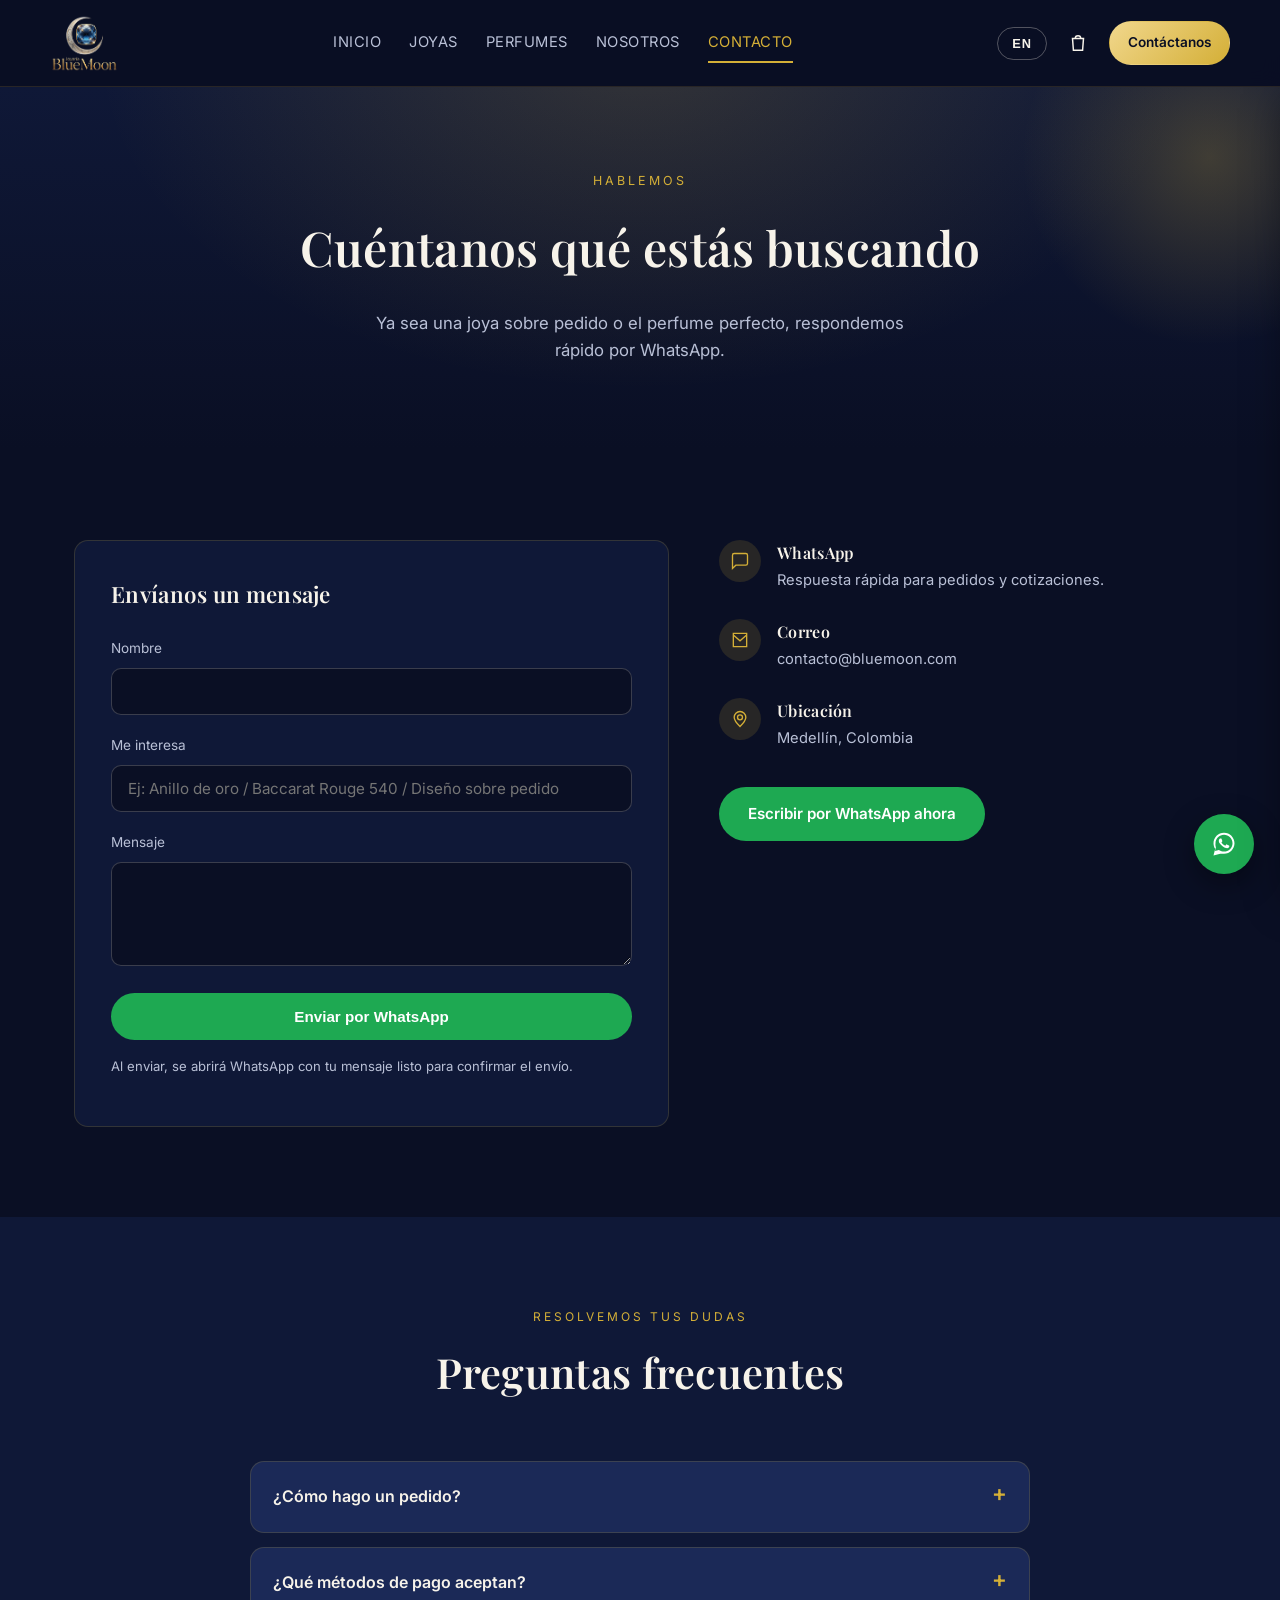
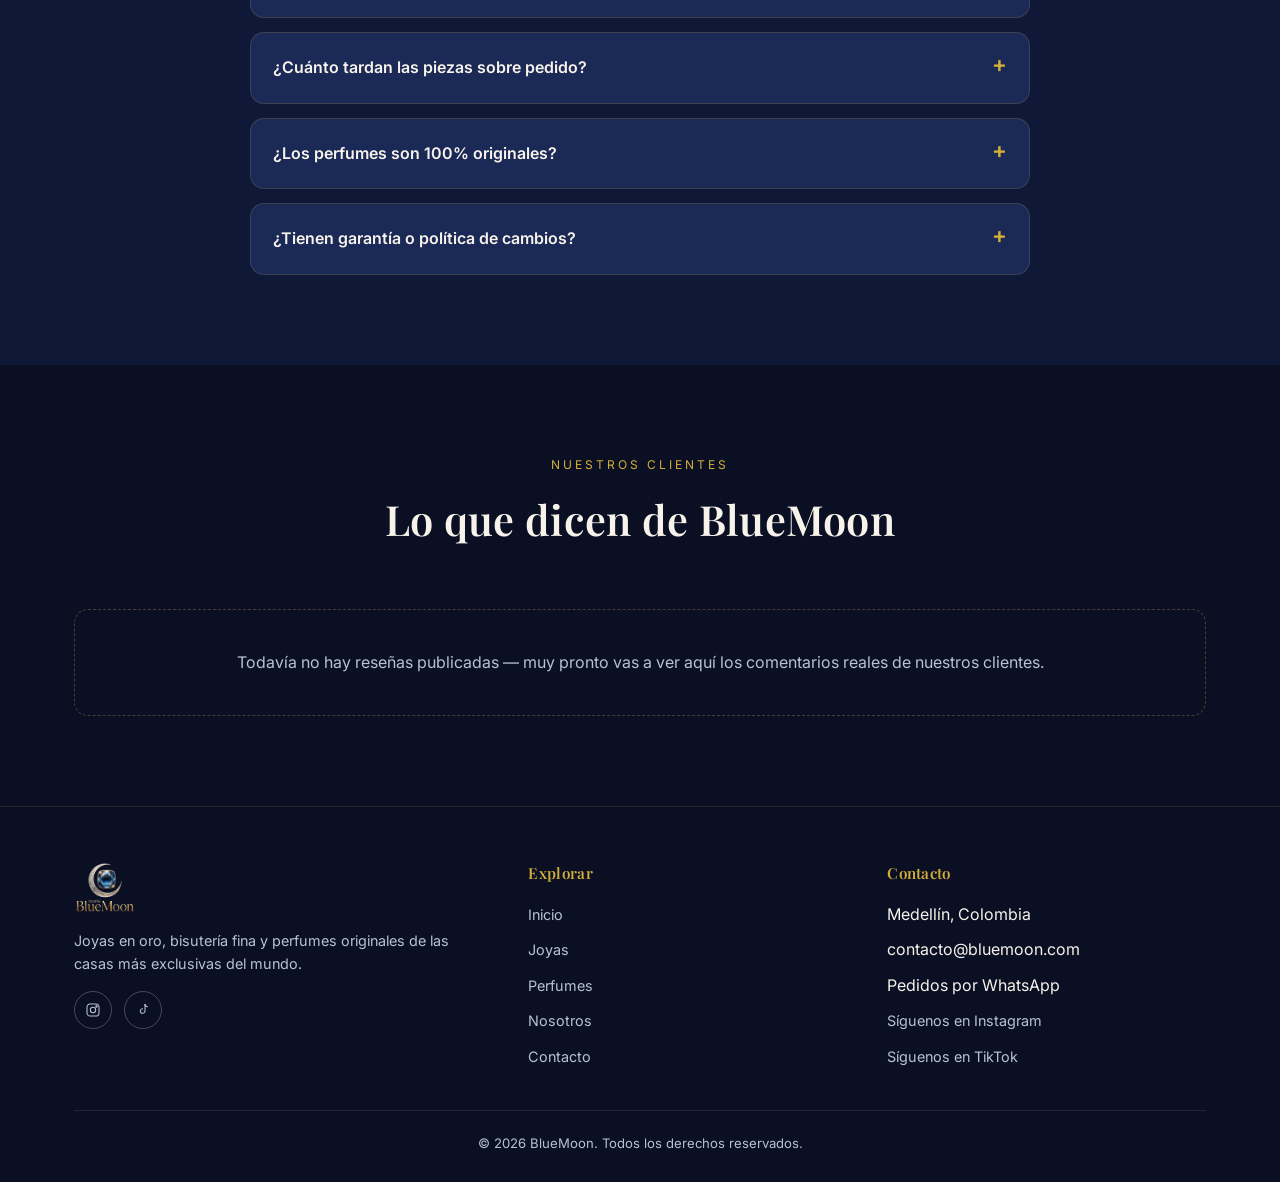
<file: contacto.html>
<!DOCTYPE html>
<html lang="es">
<head>
<!-- Google tag (gtag.js) -->
<script async src="https://www.googletagmanager.com/gtag/js?id=G-HSMLNX1VLT"></script>
<script>
  window.dataLayer = window.dataLayer || [];
  function gtag(){dataLayer.push(arguments);}
  gtag('js', new Date());
  gtag('config', 'G-HSMLNX1VLT');
</script>
<meta charset="UTF-8">
<meta name="viewport" content="width=device-width, initial-scale=1.0">
<title>Contacto — BlueMoon</title>
<meta name="description" content="Contáctanos por WhatsApp o correo para joyas en oro, bisutería, diseños sobre pedido y perfumes originales.">
<link rel="canonical" href="https://bluemoonjoyas.com/contacto.html">
<meta property="og:type" content="website">
<meta property="og:site_name" content="BlueMoon">
<meta property="og:title" content="Contacto — BlueMoon">
<meta property="og:description" content="Contáctanos por WhatsApp o correo para joyas en oro, bisutería, diseños sobre pedido y perfumes originales.">
<meta property="og:image" content="https://bluemoonjoyas.com/images/logo-bluemoon.png">
<meta property="og:url" content="https://bluemoonjoyas.com/contacto.html">
<meta property="og:locale" content="es_CO">
<meta name="twitter:card" content="summary_large_image">
<meta name="twitter:title" content="Contacto — BlueMoon">
<meta name="twitter:description" content="Contáctanos por WhatsApp o correo para joyas en oro, bisutería, diseños sobre pedido y perfumes originales.">
<meta name="twitter:image" content="https://bluemoonjoyas.com/images/logo-bluemoon.png">
<link rel="icon" href="images/favicon.ico" sizes="any">
<link rel="icon" type="image/svg+xml" href="images/favicon.svg">
<link rel="icon" type="image/png" sizes="32x32" href="images/favicon-32.png">
<link rel="icon" type="image/png" sizes="96x96" href="images/favicon-96.png">
<link rel="apple-touch-icon" sizes="180x180" href="images/favicon-180.png">
<link rel="stylesheet" href="css/styles.css">
<script type="application/ld+json">
{
  "@context": "https://schema.org",
  "@type": "Organization",
  "name": "BlueMoon",
  "url": "https://bluemoonjoyas.com/",
  "logo": "https://bluemoonjoyas.com/images/logo-bluemoon.png",
  "sameAs": ["https://www.instagram.com/bluemoon_oficial1/", "https://www.tiktok.com/@bluemoon0016"],
  "contactPoint": {
    "@type": "ContactPoint",
    "telephone": "+57-310-508-6397",
    "contactType": "sales",
    "areaServed": "CO"
  }
}
</script>
</head>
<body class="lang-es">

<header class="site-header">
  <div class="container header-inner">
    <a href="index.html" class="logo"><img src="images/logo-bluemoon.png" alt="BlueMoon"></a>
    <nav class="main-nav">
      <a href="index.html"><span class="lang-es">Inicio</span><span class="lang-en">Home</span></a>
      <a href="joyas.html"><span class="lang-es">Joyas</span><span class="lang-en">Jewelry</span></a>
      <a href="perfumes.html"><span class="lang-es">Perfumes</span><span class="lang-en">Perfumes</span></a>
      <a href="nosotros.html"><span class="lang-es">Nosotros</span><span class="lang-en">About</span></a>
      <a href="contacto.html"><span class="lang-es">Contacto</span><span class="lang-en">Contact</span></a>
    </nav>
    <div class="header-actions">
      <button class="lang-toggle" aria-label="Cambiar idioma / Change language">EN</button>
      <button class="cart-toggle" aria-label="Carrito / Cart">
        <svg viewBox="0 0 24 24" fill="none" stroke="currentColor" stroke-width="1.6"><path d="M6 7h12l-1 13H7L6 7z"/><path d="M9 7a3 3 0 0 1 6 0"/></svg>
        <span class="cart-badge" id="cart-badge">0</span>
      </button>
      <a href="contacto.html" class="btn btn-gold btn-small"><span class="lang-es">Contáctanos</span><span class="lang-en">Contact us</span></a>
      <button class="nav-toggle" aria-label="Menú"><span></span><span></span><span></span></button>
    </div>
  </div>
</header>

<section class="hero" style="padding:80px 0 50px;">
  <div class="container">
    <span class="hero-eyebrow"><span class="lang-es" id="contact-hero-eyebrow">Hablemos</span><span class="lang-en">Get in touch</span></span>
    <h1 style="font-size:clamp(2rem,4vw,3rem);">
      <span class="lang-es" id="contact-hero-title">Cuéntanos qué estás buscando</span>
      <span class="lang-en">Tell us what you're looking for</span>
    </h1>
    <p class="lead">
      <span class="lang-es" id="contact-hero-lead">Ya sea una joya sobre pedido o el perfume perfecto, respondemos rápido por WhatsApp.</span>
      <span class="lang-en">Whether it's a made-to-order piece or the perfect perfume, we reply quickly on WhatsApp.</span>
    </p>
  </div>
</section>

<section class="section">
  <div class="container">
    <div class="contact-grid">
      <div class="contact-card">
        <h2 style="font-size:1.4rem;margin-bottom:26px;"><span class="lang-es">Envíanos un mensaje</span><span class="lang-en">Send us a message</span></h2>
        <form id="contact-form">
          <div class="form-field">
            <label for="name"><span class="lang-es">Nombre</span><span class="lang-en">Name</span></label>
            <input type="text" id="name" name="name" required>
          </div>
          <div class="form-field">
            <label for="topic"><span class="lang-es">Me interesa</span><span class="lang-en">I'm interested in</span></label>
            <input type="text" id="topic" name="topic" placeholder="Ej: Anillo de oro / Baccarat Rouge 540 / Diseño sobre pedido">
          </div>
          <div class="form-field">
            <label for="message"><span class="lang-es">Mensaje</span><span class="lang-en">Message</span></label>
            <textarea id="message" name="message" rows="4" required></textarea>
          </div>
          <button type="submit" class="btn btn-whatsapp" style="width:100%;justify-content:center;">
            <span class="lang-es">Enviar por WhatsApp</span><span class="lang-en">Send via WhatsApp</span>
          </button>
        </form>
        <p style="margin-top:16px;font-size:0.82rem;color:var(--text-muted);">
          <span class="lang-es">Al enviar, se abrirá WhatsApp con tu mensaje listo para confirmar el envío.</span>
          <span class="lang-en">Submitting opens WhatsApp with your message ready to send.</span>
        </p>
      </div>

      <div>
        <div class="contact-info-item">
          <div class="icon-wrap">
            <svg viewBox="0 0 24 24" fill="none" stroke="#d4af37" stroke-width="1.6"><path d="M21 15a2 2 0 0 1-2 2H7l-4 4V5a2 2 0 0 1 2-2h14a2 2 0 0 1 2 2z"/></svg>
          </div>
          <div>
            <h4><span class="lang-es">WhatsApp</span><span class="lang-en">WhatsApp</span></h4>
            <p><span class="lang-es">Respuesta rápida para pedidos y cotizaciones.</span><span class="lang-en">Fast replies for orders and quotes.</span></p>
          </div>
        </div>
        <div class="contact-info-item">
          <div class="icon-wrap">
            <svg viewBox="0 0 24 24" fill="none" stroke="#d4af37" stroke-width="1.6"><path d="M4 4h16v16H4z"/><path d="M4 6l8 7 8-7"/></svg>
          </div>
          <div>
            <h4><span class="lang-es">Correo</span><span class="lang-en">Email</span></h4>
            <p id="contact-email-text">contacto@bluemoon.com</p>
          </div>
        </div>
        <div class="contact-info-item">
          <div class="icon-wrap">
            <svg viewBox="0 0 24 24" fill="none" stroke="#d4af37" stroke-width="1.6"><circle cx="12" cy="10" r="3"/><path d="M12 21s7-6.5 7-11a7 7 0 1 0-14 0c0 4.5 7 11 7 11z"/></svg>
          </div>
          <div>
            <h4><span class="lang-es">Ubicación</span><span class="lang-en">Location</span></h4>
            <p><span class="lang-es">Medellín, Colombia</span><span class="lang-en">Medellín, Colombia</span></p>
          </div>
        </div>

        <a href="#" id="whatsapp-cta" class="btn btn-whatsapp" target="_blank" rel="noopener" style="margin-top:10px;">
          <span class="lang-es">Escribir por WhatsApp ahora</span><span class="lang-en">Message us on WhatsApp now</span>
        </a>
      </div>
    </div>
  </div>
</section>

<section class="section section-alt">
  <div class="container">
    <div class="section-head">
      <span class="section-eyebrow"><span class="lang-es">Resolvemos tus dudas</span><span class="lang-en">Answering your questions</span></span>
      <h2><span class="lang-es">Preguntas frecuentes</span><span class="lang-en">Frequently asked questions</span></h2>
    </div>
    <div class="faq-list">
      <details class="faq-item">
        <summary><span class="lang-es" id="faq1-q">¿Cómo hago un pedido?</span><span class="lang-en">How do I place an order?</span></summary>
        <p>
          <span class="lang-es" id="faq1-a">Agrega los productos que quieras al carrito o escríbenos directo por WhatsApp desde cualquier página. Confirmamos disponibilidad, precio final y forma de pago contigo antes de cerrar el pedido.</span>
          <span class="lang-en">Add the products you want to your cart or message us directly on WhatsApp from any page. We confirm availability, final price and payment method with you before closing the order.</span>
        </p>
      </details>
      <details class="faq-item">
        <summary><span class="lang-es" id="faq2-q">¿Qué métodos de pago aceptan?</span><span class="lang-en">What payment methods do you accept?</span></summary>
        <p>
          <span class="lang-es" id="faq2-a">Transferencia bancaria, Nequi, Daviplata y efectivo. Coordinamos el método exacto contigo por WhatsApp al confirmar tu pedido.</span>
          <span class="lang-en">Bank transfer, Nequi, Daviplata and cash. We coordinate the exact method with you over WhatsApp when confirming your order.</span>
        </p>
      </details>
      <details class="faq-item">
        <summary><span class="lang-es" id="faq3-q">¿Cuánto tardan las piezas sobre pedido?</span><span class="lang-en">How long do made-to-order pieces take?</span></summary>
        <p>
          <span class="lang-es" id="faq3-a">Depende de la complejidad del diseño; te damos un tiempo estimado apenas conversemos sobre tu idea por WhatsApp.</span>
          <span class="lang-en">It depends on the design's complexity; we give you an estimated time as soon as we discuss your idea over WhatsApp.</span>
        </p>
      </details>
      <details class="faq-item">
        <summary><span class="lang-es" id="faq4-q">¿Los perfumes son 100% originales?</span><span class="lang-en">Are the perfumes 100% original?</span></summary>
        <p>
          <span class="lang-es" id="faq4-a">Sí. Todos nuestros perfumes se adquieren directamente de distribuidores autorizados — nunca vendemos imitaciones ni "inspirados en".</span>
          <span class="lang-en">Yes. All our perfumes are sourced directly from authorized distributors — we never sell imitations or "inspired by" versions.</span>
        </p>
      </details>
      <details class="faq-item">
        <summary><span class="lang-es" id="faq5-q">¿Tienen garantía o política de cambios?</span><span class="lang-en">Do you offer warranty or exchanges?</span></summary>
        <p>
          <span class="lang-es" id="faq5-a">Sí, escríbenos por WhatsApp dentro de los primeros días después de recibir tu pedido si algo no está bien y lo resolvemos juntos.</span>
          <span class="lang-en">Yes, message us on WhatsApp within the first few days of receiving your order if something isn't right and we'll sort it out together.</span>
        </p>
      </details>
    </div>
  </div>
</section>

<section class="section">
  <div class="container">
    <div class="section-head">
      <span class="section-eyebrow"><span class="lang-es">Nuestros clientes</span><span class="lang-en">Our customers</span></span>
      <h2><span class="lang-es">Lo que dicen de BlueMoon</span><span class="lang-en">What people say about BlueMoon</span></h2>
    </div>
    <div class="testimonial-grid" id="testimonial-grid">
      <div class="testimonial-empty">
        <span class="lang-es">Todavía no hay reseñas publicadas — muy pronto vas a ver aquí los comentarios reales de nuestros clientes.</span>
        <span class="lang-en">No reviews published yet — real customer comments will appear here soon.</span>
      </div>
    </div>
  </div>
</section>

<footer id="footer"></footer>

<div id="cart-drawer-mount"></div>

<a class="whatsapp-float" href="#" target="_blank" rel="noopener" aria-label="WhatsApp">
  <svg viewBox="0 0 32 32" fill="currentColor"><path d="M16.02 3C9.4 3 4.02 8.37 4.02 15c0 2.4.7 4.6 1.92 6.47L4 29l7.73-1.93A11.9 11.9 0 0 0 16.02 27C22.65 27 28 21.63 28 15S22.65 3 16.02 3zm0 21.7c-1.98 0-3.83-.55-5.4-1.5l-.39-.23-4.6 1.15 1.18-4.48-.25-.4A9.63 9.63 0 0 1 6.3 15c0-5.35 4.36-9.7 9.72-9.7 5.36 0 9.72 4.35 9.72 9.7 0 5.36-4.36 9.7-9.72 9.7zm5.32-7.27c-.29-.15-1.72-.85-1.99-.95-.27-.1-.46-.15-.66.15-.2.29-.76.95-.93 1.14-.17.2-.34.22-.63.07-.29-.15-1.22-.45-2.32-1.43-.86-.76-1.44-1.71-1.61-2-.17-.29-.02-.45.13-.6.13-.13.29-.34.44-.5.15-.17.2-.29.29-.49.1-.2.05-.37-.02-.52-.07-.15-.66-1.6-.91-2.19-.24-.58-.48-.5-.66-.5-.17-.01-.37-.01-.56-.01-.2 0-.52.07-.79.37-.27.29-1.04 1.02-1.04 2.48 0 1.46 1.07 2.87 1.22 3.07.15.2 2.1 3.2 5.08 4.49.71.31 1.26.49 1.69.63.71.22 1.36.19 1.87.12.57-.09 1.72-.7 1.96-1.38.24-.68.24-1.26.17-1.38-.07-.12-.26-.2-.55-.34z"/></svg>
</a>

<script src="js/products.js"></script>
<script src="js/cart.js"></script>
<script src="js/footer.js"></script>
<script src="js/main.js"></script>
<script>
  injectFooter();
  injectCartDrawer();
  document.getElementById("contact-email-text").textContent = CONTACT.email;
  applySiteContent("contacto", {
    "contact-hero-eyebrow": "heroEyebrow",
    "contact-hero-title": "heroTitle",
    "contact-hero-lead": "heroLead",
    "faq1-q": "faq1Q", "faq1-a": "faq1A",
    "faq2-q": "faq2Q", "faq2-a": "faq2A",
    "faq3-q": "faq3Q", "faq3-a": "faq3A",
    "faq4-q": "faq4Q", "faq4-a": "faq4A",
    "faq5-q": "faq5Q", "faq5-a": "faq5A"
  });

  const ctaBtn = document.getElementById("whatsapp-cta");
  const form = document.getElementById("contact-form");

  function currentLang() {
    return document.body.classList.contains("lang-en") ? "en" : "es";
  }

  function updateCta() {
    const lang = currentLang();
    const msg = lang === "en"
      ? "Hello BlueMoon, I'd like more information."
      : "Hola BlueMoon, quiero más información.";
    ctaBtn.href = buildWhatsappLink(msg);
  }
  updateCta();
  document.addEventListener("bluemoon:langchange", updateCta);

  form.addEventListener("submit", (e) => {
    e.preventDefault();
    const name = document.getElementById("name").value;
    const topic = document.getElementById("topic").value;
    const message = document.getElementById("message").value;
    const lang = currentLang();
    const text = lang === "en"
      ? `Hello BlueMoon, my name is ${name}. I'm interested in: ${topic}. ${message}`
      : `Hola BlueMoon, mi nombre es ${name}. Me interesa: ${topic}. ${message}`;
    window.open(buildWhatsappLink(text), "_blank");
  });
</script>
</body>
</html>
</file>
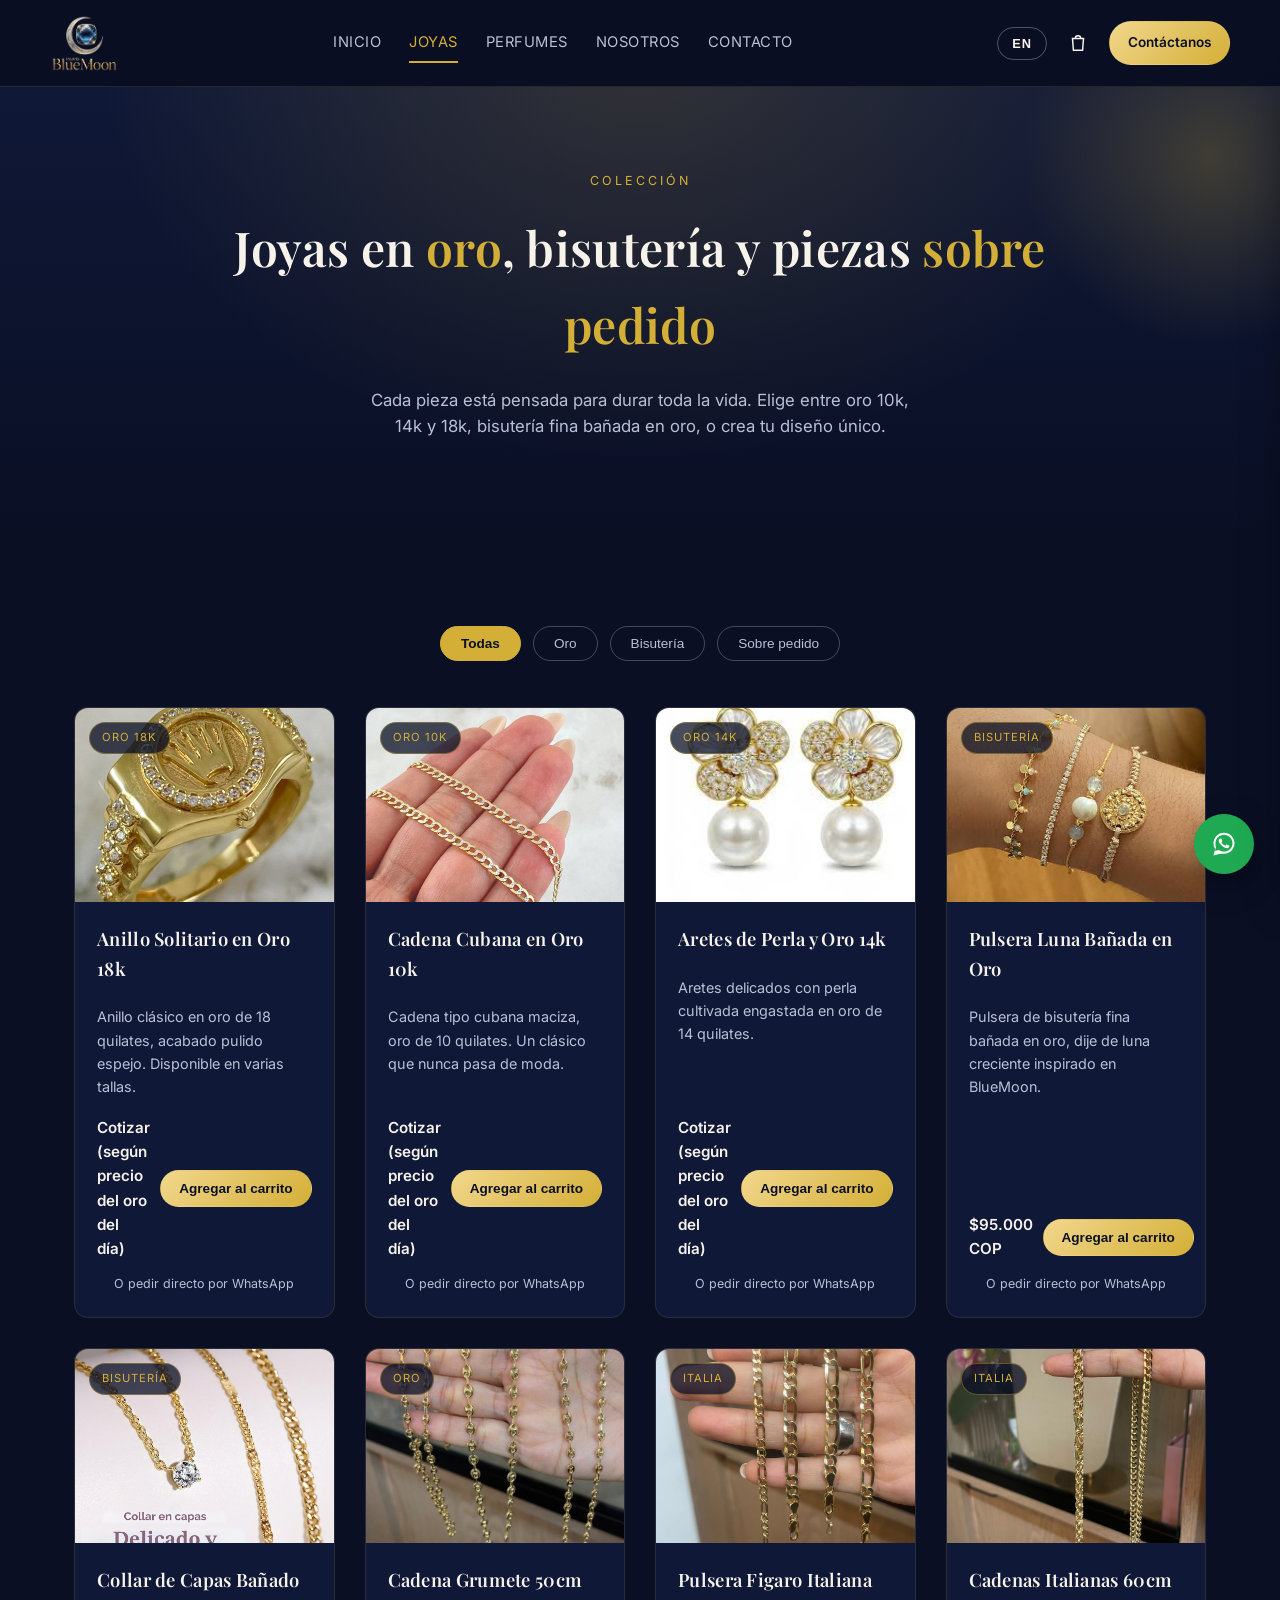
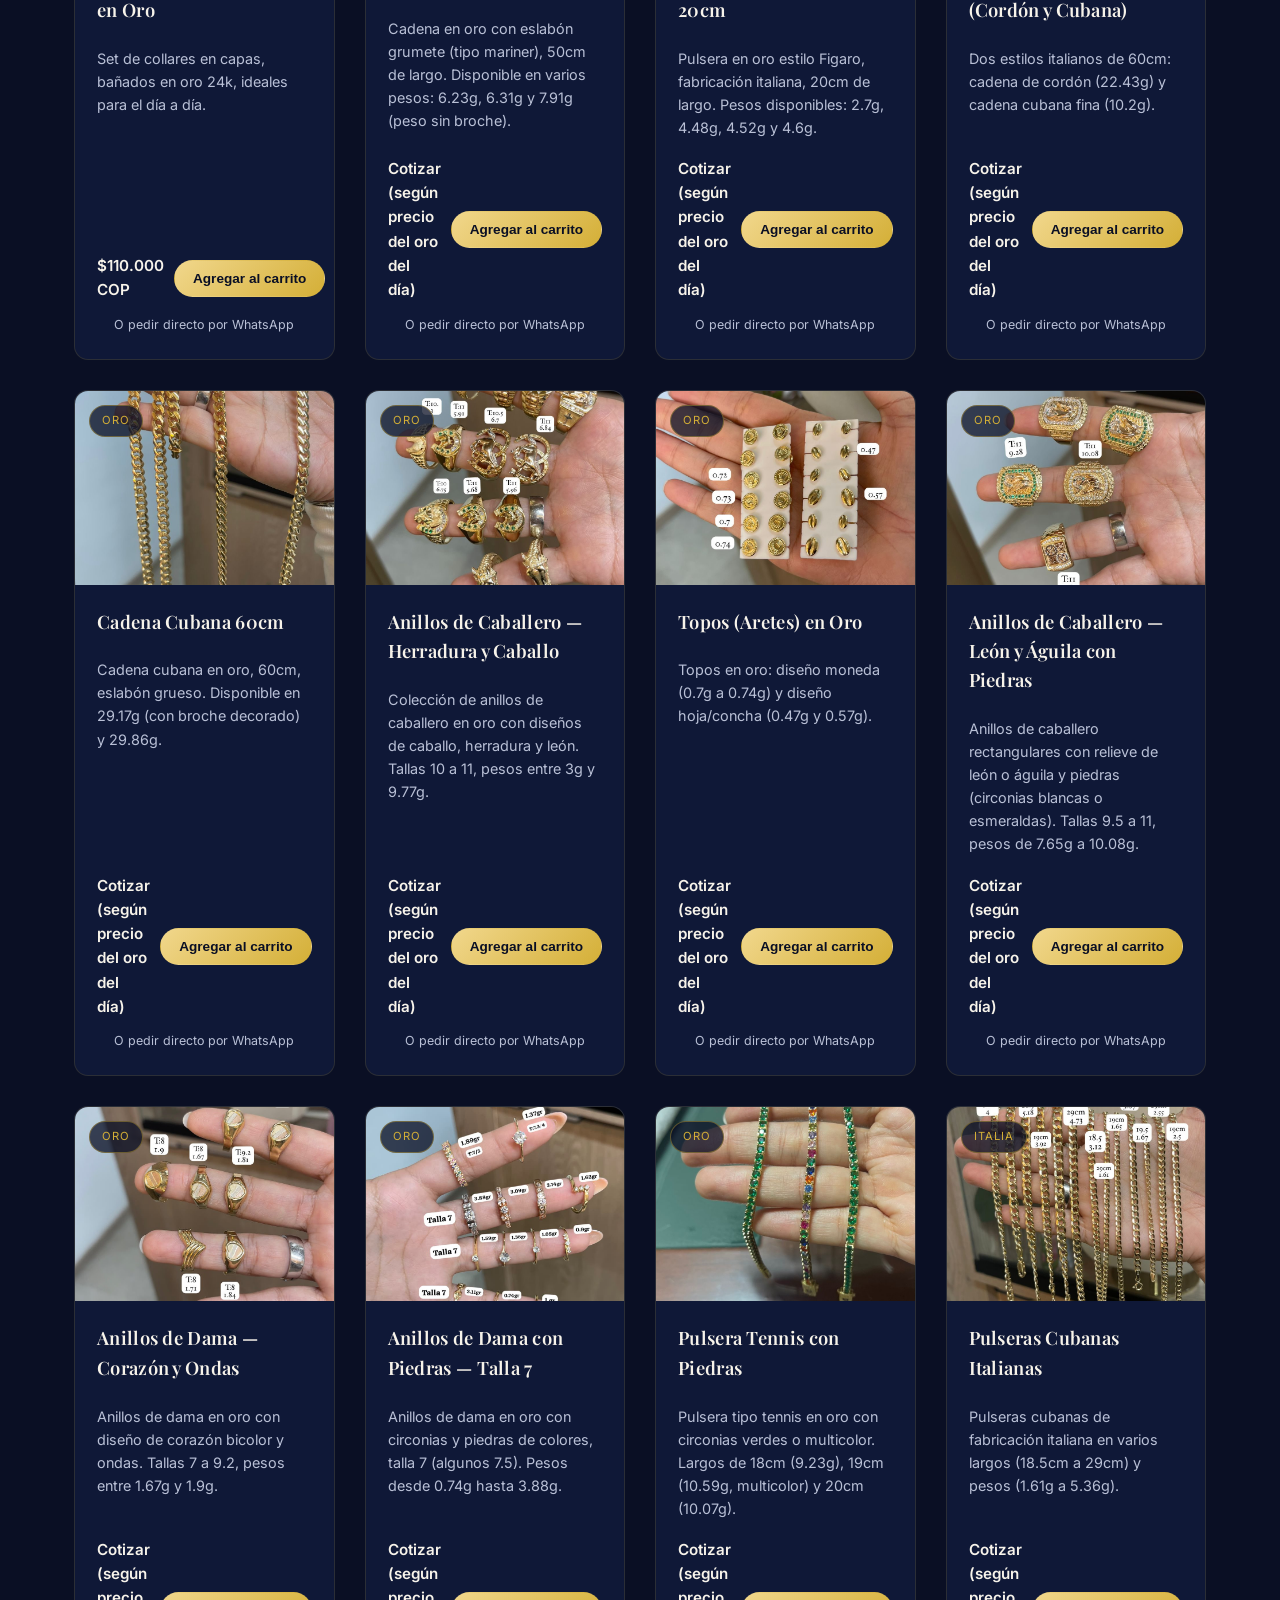
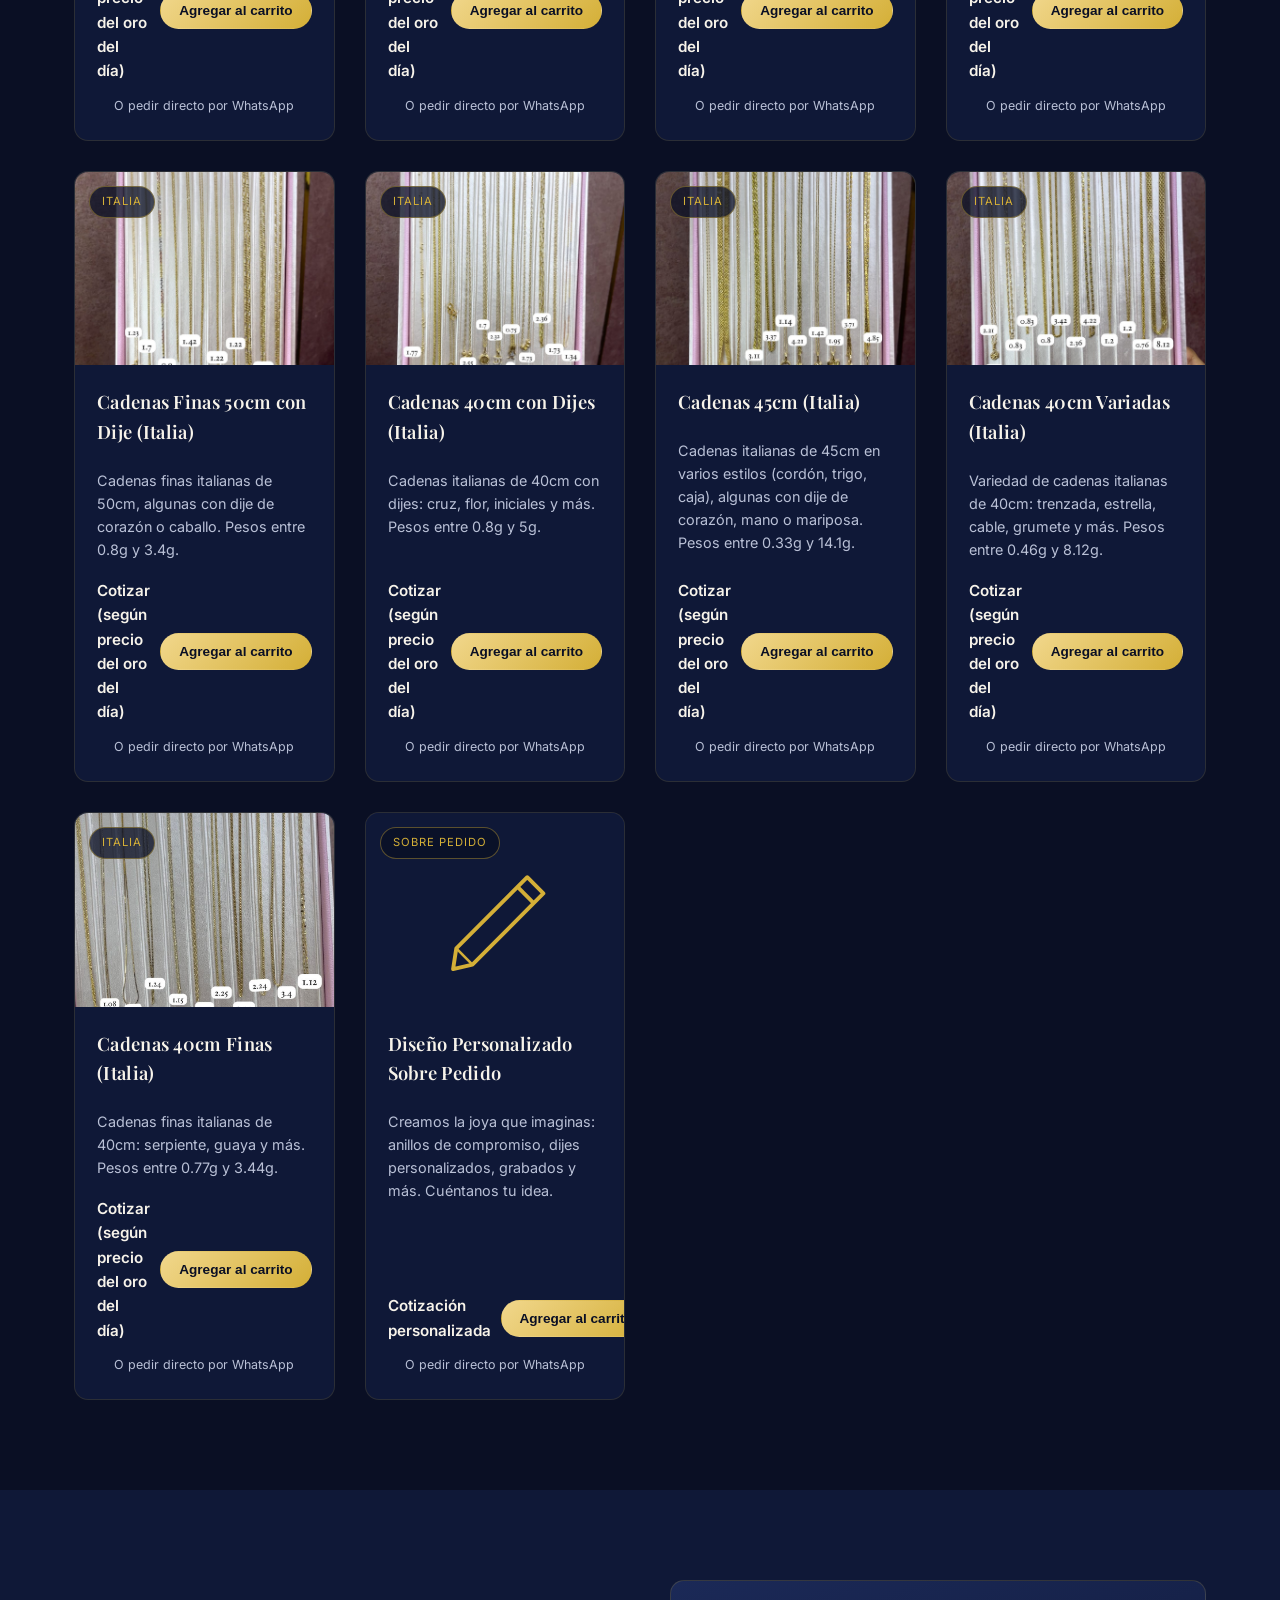
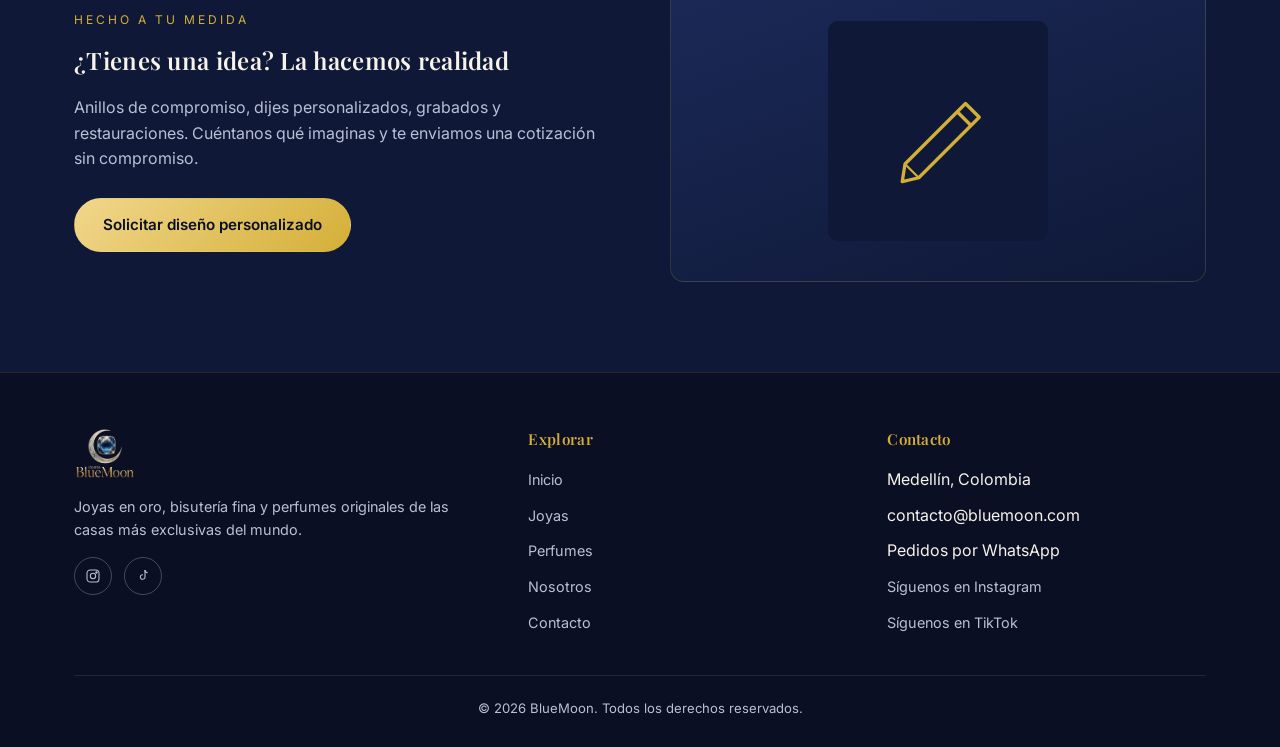
<file: joyas.html>
<!DOCTYPE html>
<html lang="es">
<head>
<!-- Google tag (gtag.js) -->
<script async src="https://www.googletagmanager.com/gtag/js?id=G-HSMLNX1VLT"></script>
<script>
  window.dataLayer = window.dataLayer || [];
  function gtag(){dataLayer.push(arguments);}
  gtag('js', new Date());
  gtag('config', 'G-HSMLNX1VLT');
</script>
<meta charset="UTF-8">
<meta name="viewport" content="width=device-width, initial-scale=1.0">
<title>Joyas en Oro, Bisutería y Sobre Pedido — BlueMoon</title>
<meta name="description" content="Joyas en oro 10k, 14k y 18k, bisutería fina bañada en oro y diseños de joyería sobre pedido, hechos a tu medida en BlueMoon.">
<link rel="canonical" href="https://bluemoonjoyas.com/joyas.html">
<meta property="og:type" content="website">
<meta property="og:site_name" content="BlueMoon">
<meta property="og:title" content="Joyas en Oro, Bisutería y Sobre Pedido — BlueMoon">
<meta property="og:description" content="Joyas en oro 10k, 14k y 18k, bisutería fina bañada en oro y diseños de joyería sobre pedido, hechos a tu medida en BlueMoon.">
<meta property="og:image" content="https://bluemoonjoyas.com/images/logo-bluemoon.png">
<meta property="og:url" content="https://bluemoonjoyas.com/joyas.html">
<meta property="og:locale" content="es_CO">
<meta name="twitter:card" content="summary_large_image">
<meta name="twitter:title" content="Joyas en Oro, Bisutería y Sobre Pedido — BlueMoon">
<meta name="twitter:description" content="Joyas en oro 10k, 14k y 18k, bisutería fina bañada en oro y diseños de joyería sobre pedido, hechos a tu medida en BlueMoon.">
<meta name="twitter:image" content="https://bluemoonjoyas.com/images/logo-bluemoon.png">
<link rel="icon" href="images/favicon.ico" sizes="any">
<link rel="icon" type="image/svg+xml" href="images/favicon.svg">
<link rel="icon" type="image/png" sizes="32x32" href="images/favicon-32.png">
<link rel="icon" type="image/png" sizes="96x96" href="images/favicon-96.png">
<link rel="apple-touch-icon" sizes="180x180" href="images/favicon-180.png">
<link rel="stylesheet" href="css/styles.css">
<script type="application/ld+json">
{
  "@context": "https://schema.org",
  "@type": "Organization",
  "name": "BlueMoon",
  "url": "https://bluemoonjoyas.com/",
  "logo": "https://bluemoonjoyas.com/images/logo-bluemoon.png",
  "sameAs": ["https://www.instagram.com/bluemoon_oficial1/", "https://www.tiktok.com/@bluemoon0016"],
  "contactPoint": {
    "@type": "ContactPoint",
    "telephone": "+57-310-508-6397",
    "contactType": "sales",
    "areaServed": "CO"
  }
}
</script>
</head>
<body class="lang-es">

<header class="site-header">
  <div class="container header-inner">
    <a href="index.html" class="logo"><img src="images/logo-bluemoon.png" alt="BlueMoon"></a>
    <nav class="main-nav">
      <a href="index.html"><span class="lang-es">Inicio</span><span class="lang-en">Home</span></a>
      <a href="joyas.html"><span class="lang-es">Joyas</span><span class="lang-en">Jewelry</span></a>
      <a href="perfumes.html"><span class="lang-es">Perfumes</span><span class="lang-en">Perfumes</span></a>
      <a href="nosotros.html"><span class="lang-es">Nosotros</span><span class="lang-en">About</span></a>
      <a href="contacto.html"><span class="lang-es">Contacto</span><span class="lang-en">Contact</span></a>
    </nav>
    <div class="header-actions">
      <button class="lang-toggle" aria-label="Cambiar idioma / Change language">EN</button>
      <button class="cart-toggle" aria-label="Carrito / Cart">
        <svg viewBox="0 0 24 24" fill="none" stroke="currentColor" stroke-width="1.6"><path d="M6 7h12l-1 13H7L6 7z"/><path d="M9 7a3 3 0 0 1 6 0"/></svg>
        <span class="cart-badge" id="cart-badge">0</span>
      </button>
      <a href="contacto.html" class="btn btn-gold btn-small"><span class="lang-es">Contáctanos</span><span class="lang-en">Contact us</span></a>
      <button class="nav-toggle" aria-label="Menú"><span></span><span></span><span></span></button>
    </div>
  </div>
</header>

<section class="hero" style="padding:80px 0 60px;">
  <div class="container">
    <span class="hero-eyebrow"><span class="lang-es">Colección</span><span class="lang-en">Collection</span></span>
    <h1 style="font-size:clamp(2rem,4vw,3rem);">
      <span class="lang-es">Joyas en <em>oro</em>, bisutería y piezas <em>sobre pedido</em></span>
      <span class="lang-en"><em>Gold</em> jewelry, costume pieces and <em>made-to-order</em> designs</span>
    </h1>
    <p class="lead">
      <span class="lang-es">Cada pieza está pensada para durar toda la vida. Elige entre oro 10k, 14k y 18k, bisutería fina bañada en oro, o crea tu diseño único.</span>
      <span class="lang-en">Every piece is made to last a lifetime. Choose 10k, 14k or 18k gold, fine gold-plated pieces, or create your own unique design.</span>
    </p>
  </div>
</section>

<section class="section">
  <div class="container">
    <div class="filter-bar">
      <button class="filter-btn active" data-filter="all"><span class="lang-es">Todas</span><span class="lang-en">All</span></button>
      <button class="filter-btn" data-filter="oro"><span class="lang-es">Oro</span><span class="lang-en">Gold</span></button>
      <button class="filter-btn" data-filter="bisuteria"><span class="lang-es">Bisutería</span><span class="lang-en">Costume</span></button>
      <button class="filter-btn" data-filter="a-pedido"><span class="lang-es">Sobre pedido</span><span class="lang-en">Made-to-order</span></button>
    </div>
    <div class="product-grid" id="jewelry-grid"></div>
  </div>
</section>

<section class="section section-alt">
  <div class="container">
    <div class="about-grid">
      <div>
        <span class="section-eyebrow"><span class="lang-es">Hecho a tu medida</span><span class="lang-en">Made for you</span></span>
        <h2><span class="lang-es">¿Tienes una idea? La hacemos realidad</span><span class="lang-en">Have an idea? We'll bring it to life</span></h2>
        <p style="color:var(--text-muted);">
          <span class="lang-es">Anillos de compromiso, dijes personalizados, grabados y restauraciones. Cuéntanos qué imaginas y te enviamos una cotización sin compromiso.</span>
          <span class="lang-en">Engagement rings, custom charms, engravings and restorations. Tell us what you have in mind and we'll send you a free quote.</span>
        </p>
        <a href="contacto.html" class="btn btn-gold" style="margin-top:10px;"><span class="lang-es">Solicitar diseño personalizado</span><span class="lang-en">Request a custom design</span></a>
      </div>
      <div class="about-media">
        <img src="images/placeholder-custom.svg" alt="Diseño sobre pedido" style="max-width:220px;margin:0 auto;border-radius:10px;">
      </div>
    </div>
  </div>
</section>

<footer id="footer"></footer>

<div id="cart-drawer-mount"></div>

<a class="whatsapp-float" href="#" target="_blank" rel="noopener" aria-label="WhatsApp">
  <svg viewBox="0 0 32 32" fill="currentColor"><path d="M16.02 3C9.4 3 4.02 8.37 4.02 15c0 2.4.7 4.6 1.92 6.47L4 29l7.73-1.93A11.9 11.9 0 0 0 16.02 27C22.65 27 28 21.63 28 15S22.65 3 16.02 3zm0 21.7c-1.98 0-3.83-.55-5.4-1.5l-.39-.23-4.6 1.15 1.18-4.48-.25-.4A9.63 9.63 0 0 1 6.3 15c0-5.35 4.36-9.7 9.72-9.7 5.36 0 9.72 4.35 9.72 9.7 0 5.36-4.36 9.7-9.72 9.7zm5.32-7.27c-.29-.15-1.72-.85-1.99-.95-.27-.1-.46-.15-.66.15-.2.29-.76.95-.93 1.14-.17.2-.34.22-.63.07-.29-.15-1.22-.45-2.32-1.43-.86-.76-1.44-1.71-1.61-2-.17-.29-.02-.45.13-.6.13-.13.29-.34.44-.5.15-.17.2-.29.29-.49.1-.2.05-.37-.02-.52-.07-.15-.66-1.6-.91-2.19-.24-.58-.48-.5-.66-.5-.17-.01-.37-.01-.56-.01-.2 0-.52.07-.79.37-.27.29-1.04 1.02-1.04 2.48 0 1.46 1.07 2.87 1.22 3.07.15.2 2.1 3.2 5.08 4.49.71.31 1.26.49 1.69.63.71.22 1.36.19 1.87.12.57-.09 1.72-.7 1.96-1.38.24-.68.24-1.26.17-1.38-.07-.12-.26-.2-.55-.34z"/></svg>
</a>

<script src="js/products.js"></script>
<script src="js/cart.js"></script>
<script src="js/footer.js"></script>
<script src="js/main.js"></script>
<script>
  injectFooter();
  injectCartDrawer();
  renderGrid("#jewelry-grid", jewelryProducts);
  injectProductStructuredData(jewelryProducts, "https://bluemoonjoyas.com/joyas.html");
  reRenderOnLangChange("#jewelry-grid", () => {
    const activeBtn = document.querySelector(".filter-btn.active");
    const cat = activeBtn ? activeBtn.dataset.filter : "all";
    return cat === "all" ? jewelryProducts : jewelryProducts.filter(i => i.category === cat);
  });
  initFilters(() => jewelryProducts, "#jewelry-grid");
</script>
</body>
</html>
</file>
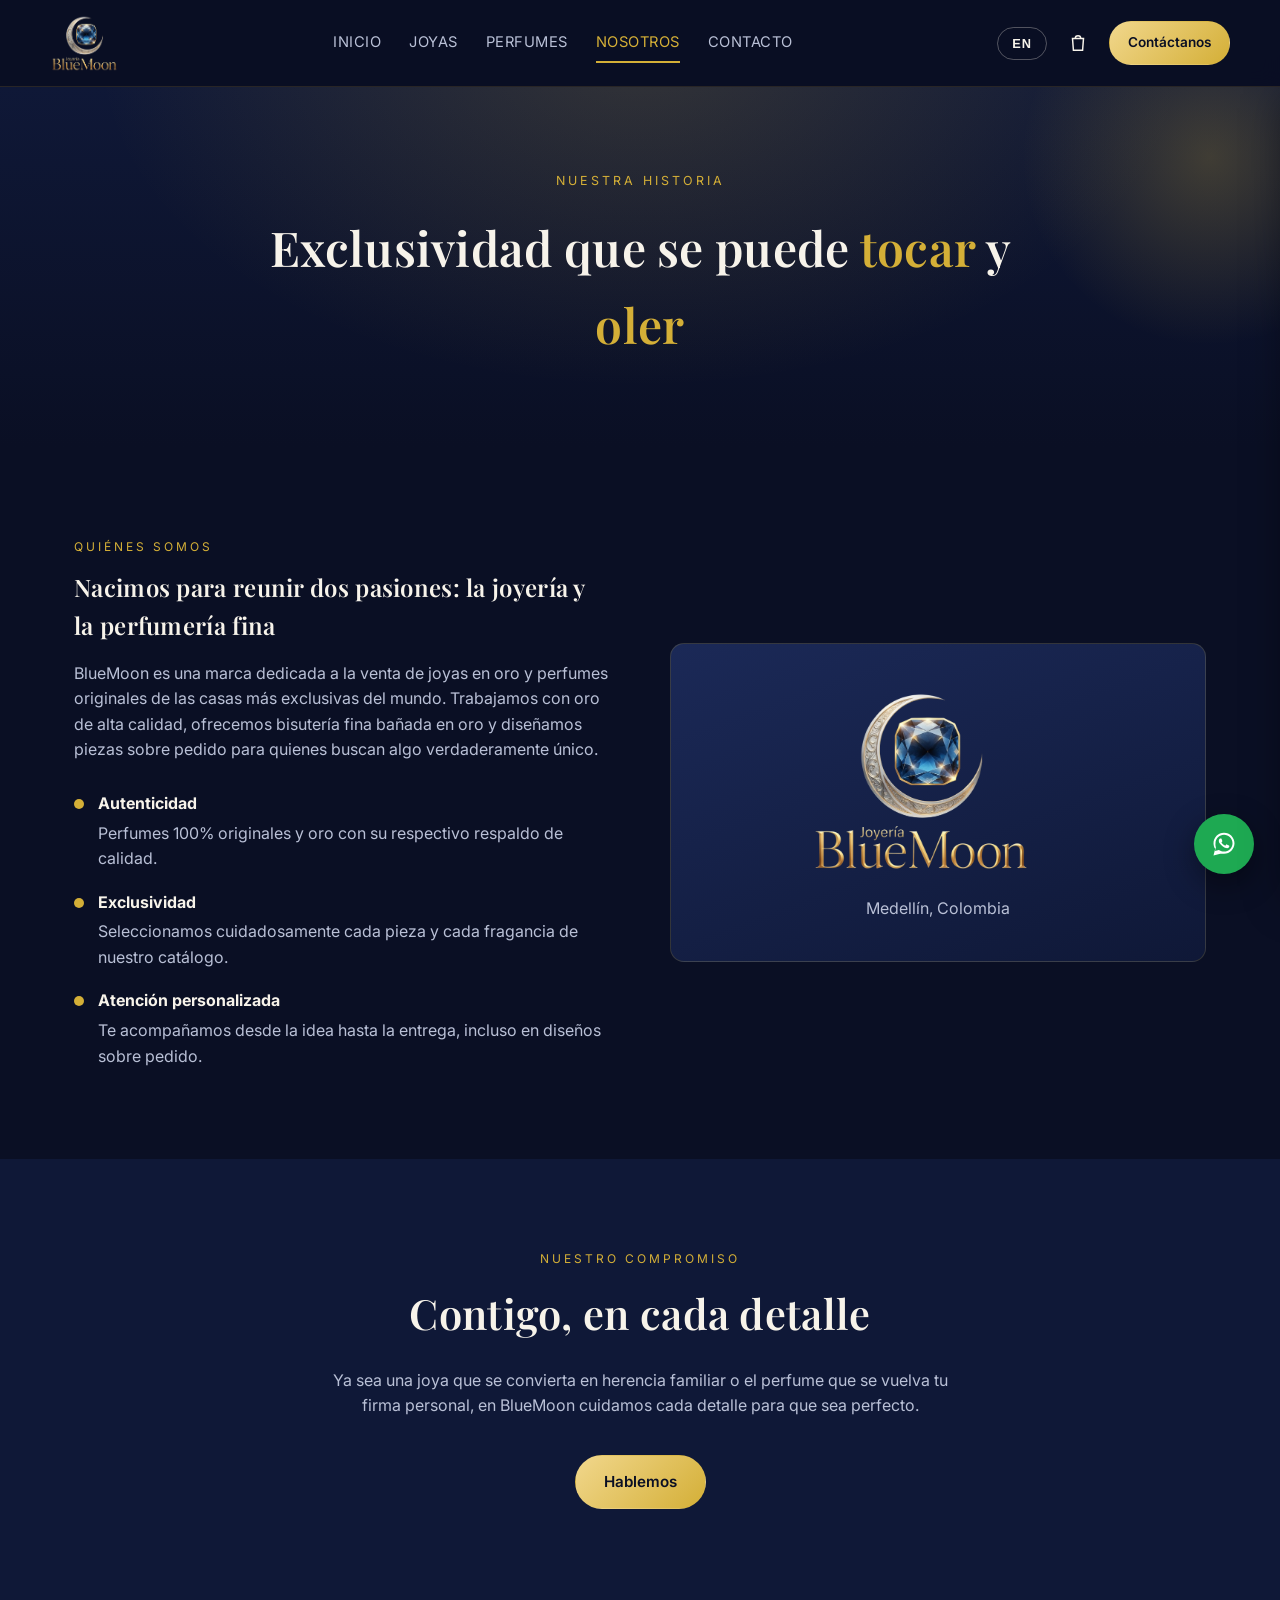
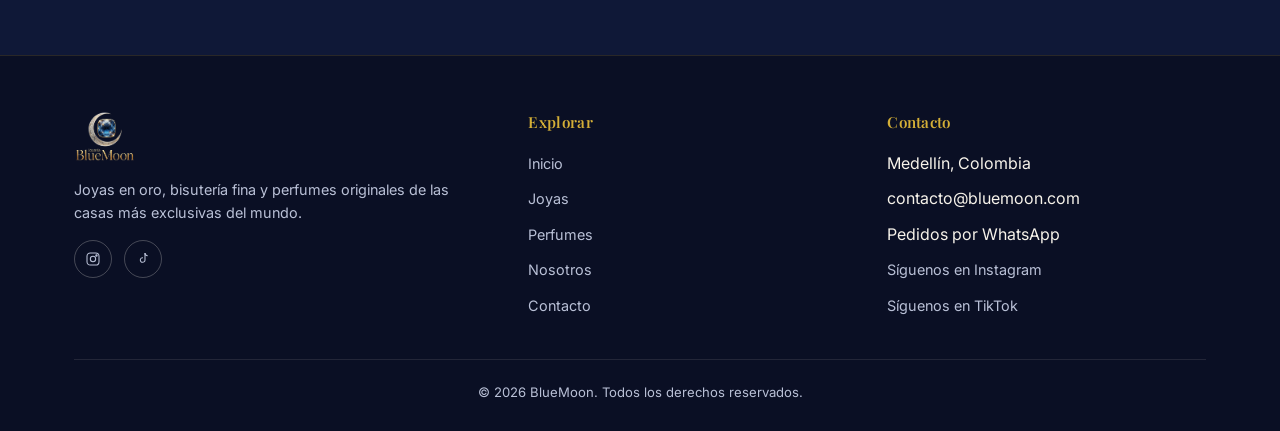
<file: nosotros.html>
<!DOCTYPE html>
<html lang="es">
<head>
<!-- Google tag (gtag.js) -->
<script async src="https://www.googletagmanager.com/gtag/js?id=G-HSMLNX1VLT"></script>
<script>
  window.dataLayer = window.dataLayer || [];
  function gtag(){dataLayer.push(arguments);}
  gtag('js', new Date());
  gtag('config', 'G-HSMLNX1VLT');
</script>
<meta charset="UTF-8">
<meta name="viewport" content="width=device-width, initial-scale=1.0">
<title>Nosotros — BlueMoon</title>
<meta name="description" content="Conoce la historia de BlueMoon: joyería en oro y perfumería de lujo, hecha con exclusividad y autenticidad desde Colombia.">
<link rel="canonical" href="https://bluemoonjoyas.com/nosotros.html">
<meta property="og:type" content="website">
<meta property="og:site_name" content="BlueMoon">
<meta property="og:title" content="Nosotros — BlueMoon">
<meta property="og:description" content="Conoce la historia de BlueMoon: joyería en oro y perfumería de lujo, hecha con exclusividad y autenticidad desde Colombia.">
<meta property="og:image" content="https://bluemoonjoyas.com/images/logo-bluemoon.png">
<meta property="og:url" content="https://bluemoonjoyas.com/nosotros.html">
<meta property="og:locale" content="es_CO">
<meta name="twitter:card" content="summary_large_image">
<meta name="twitter:title" content="Nosotros — BlueMoon">
<meta name="twitter:description" content="Conoce la historia de BlueMoon: joyería en oro y perfumería de lujo, hecha con exclusividad y autenticidad desde Colombia.">
<meta name="twitter:image" content="https://bluemoonjoyas.com/images/logo-bluemoon.png">
<link rel="icon" href="images/favicon.ico" sizes="any">
<link rel="icon" type="image/svg+xml" href="images/favicon.svg">
<link rel="icon" type="image/png" sizes="32x32" href="images/favicon-32.png">
<link rel="icon" type="image/png" sizes="96x96" href="images/favicon-96.png">
<link rel="apple-touch-icon" sizes="180x180" href="images/favicon-180.png">
<link rel="stylesheet" href="css/styles.css">
<script type="application/ld+json">
{
  "@context": "https://schema.org",
  "@type": "Organization",
  "name": "BlueMoon",
  "url": "https://bluemoonjoyas.com/",
  "logo": "https://bluemoonjoyas.com/images/logo-bluemoon.png",
  "sameAs": ["https://www.instagram.com/bluemoon_oficial1/", "https://www.tiktok.com/@bluemoon0016"],
  "contactPoint": {
    "@type": "ContactPoint",
    "telephone": "+57-310-508-6397",
    "contactType": "sales",
    "areaServed": "CO"
  }
}
</script>
</head>
<body class="lang-es">

<header class="site-header">
  <div class="container header-inner">
    <a href="index.html" class="logo"><img src="images/logo-bluemoon.png" alt="BlueMoon"></a>
    <nav class="main-nav">
      <a href="index.html"><span class="lang-es">Inicio</span><span class="lang-en">Home</span></a>
      <a href="joyas.html"><span class="lang-es">Joyas</span><span class="lang-en">Jewelry</span></a>
      <a href="perfumes.html"><span class="lang-es">Perfumes</span><span class="lang-en">Perfumes</span></a>
      <a href="nosotros.html"><span class="lang-es">Nosotros</span><span class="lang-en">About</span></a>
      <a href="contacto.html"><span class="lang-es">Contacto</span><span class="lang-en">Contact</span></a>
    </nav>
    <div class="header-actions">
      <button class="lang-toggle" aria-label="Cambiar idioma / Change language">EN</button>
      <button class="cart-toggle" aria-label="Carrito / Cart">
        <svg viewBox="0 0 24 24" fill="none" stroke="currentColor" stroke-width="1.6"><path d="M6 7h12l-1 13H7L6 7z"/><path d="M9 7a3 3 0 0 1 6 0"/></svg>
        <span class="cart-badge" id="cart-badge">0</span>
      </button>
      <a href="contacto.html" class="btn btn-gold btn-small"><span class="lang-es">Contáctanos</span><span class="lang-en">Contact us</span></a>
      <button class="nav-toggle" aria-label="Menú"><span></span><span></span><span></span></button>
    </div>
  </div>
</header>

<section class="hero" style="padding:80px 0 60px;">
  <div class="container">
    <span class="hero-eyebrow"><span class="lang-es" id="about-hero-eyebrow">Nuestra historia</span><span class="lang-en">Our story</span></span>
    <h1 style="font-size:clamp(2rem,4vw,3rem);">
      <span class="lang-es">Exclusividad que se puede <em>tocar</em> y <em>oler</em></span>
      <span class="lang-en">Exclusivity you can <em>touch</em> and <em>smell</em></span>
    </h1>
  </div>
</section>

<section class="section">
  <div class="container">
    <div class="about-grid">
      <div>
        <span class="section-eyebrow"><span class="lang-es" id="about-eyebrow">Quiénes somos</span><span class="lang-en">Who we are</span></span>
        <h2><span class="lang-es" id="about-heading">Nacimos para reunir dos pasiones: la joyería y la perfumería fina</span><span class="lang-en">Born to bring together two passions: fine jewelry and perfumery</span></h2>
        <p style="color:var(--text-muted);">
          <span class="lang-es" id="about-text">BlueMoon es una marca dedicada a la venta de joyas en oro y perfumes originales de las casas más exclusivas del mundo. Trabajamos con oro de alta calidad, ofrecemos bisutería fina bañada en oro y diseñamos piezas sobre pedido para quienes buscan algo verdaderamente único.</span>
          <span class="lang-en">BlueMoon is a brand dedicated to fine gold jewelry and original perfumes from the world's most exclusive houses. We work with high-quality gold, offer fine gold-plated costume pieces, and design made-to-order pieces for those seeking something truly unique.</span>
        </p>
        <ul class="value-list">
          <li>
            <span class="dot"></span>
            <div>
              <strong><span class="lang-es" id="about-value1-title">Autenticidad</span><span class="lang-en">Authenticity</span></strong>
              <p style="margin:4px 0 0;color:var(--text-muted);">
                <span class="lang-es" id="about-value1-text">Perfumes 100% originales y oro con su respectivo respaldo de calidad.</span>
                <span class="lang-en">100% original perfumes and gold backed by quality assurance.</span>
              </p>
            </div>
          </li>
          <li>
            <span class="dot"></span>
            <div>
              <strong><span class="lang-es" id="about-value2-title">Exclusividad</span><span class="lang-en">Exclusivity</span></strong>
              <p style="margin:4px 0 0;color:var(--text-muted);">
                <span class="lang-es" id="about-value2-text">Seleccionamos cuidadosamente cada pieza y cada fragancia de nuestro catálogo.</span>
                <span class="lang-en">We carefully curate every piece and fragrance in our catalog.</span>
              </p>
            </div>
          </li>
          <li>
            <span class="dot"></span>
            <div>
              <strong><span class="lang-es" id="about-value3-title">Atención personalizada</span><span class="lang-en">Personal attention</span></strong>
              <p style="margin:4px 0 0;color:var(--text-muted);">
                <span class="lang-es" id="about-value3-text">Te acompañamos desde la idea hasta la entrega, incluso en diseños sobre pedido.</span>
                <span class="lang-en">We guide you from concept to delivery, including custom made-to-order designs.</span>
              </p>
            </div>
          </li>
        </ul>
      </div>
      <div class="about-media">
        <img id="about-image" src="images/logo-bluemoon.png" alt="BlueMoon" style="max-width:260px;margin:0 auto 20px;">
        <p style="color:var(--text-muted);margin:0;">
          <span class="lang-es" id="about-location">Medellín, Colombia</span>
          <span class="lang-en">Medellín, Colombia</span>
        </p>
      </div>
    </div>
  </div>
</section>

<section class="section section-alt">
  <div class="container">
    <div class="section-head">
      <span class="section-eyebrow"><span class="lang-es" id="commitment-eyebrow">Nuestro compromiso</span><span class="lang-en">Our commitment</span></span>
      <h2><span class="lang-es" id="commitment-heading">Contigo, en cada detalle</span><span class="lang-en">With you, in every detail</span></h2>
      <p>
        <span class="lang-es" id="commitment-text">Ya sea una joya que se convierta en herencia familiar o el perfume que se vuelva tu firma personal, en BlueMoon cuidamos cada detalle para que sea perfecto.</span>
        <span class="lang-en">Whether it's a piece of jewelry that becomes a family heirloom or the perfume that becomes your signature scent, at BlueMoon we care for every detail to make it perfect.</span>
      </p>
      <a href="contacto.html" class="btn btn-gold" style="margin-top:20px;"><span class="lang-es">Hablemos</span><span class="lang-en">Let's talk</span></a>
    </div>
  </div>
</section>

<footer id="footer"></footer>

<div id="cart-drawer-mount"></div>

<a class="whatsapp-float" href="#" target="_blank" rel="noopener" aria-label="WhatsApp">
  <svg viewBox="0 0 32 32" fill="currentColor"><path d="M16.02 3C9.4 3 4.02 8.37 4.02 15c0 2.4.7 4.6 1.92 6.47L4 29l7.73-1.93A11.9 11.9 0 0 0 16.02 27C22.65 27 28 21.63 28 15S22.65 3 16.02 3zm0 21.7c-1.98 0-3.83-.55-5.4-1.5l-.39-.23-4.6 1.15 1.18-4.48-.25-.4A9.63 9.63 0 0 1 6.3 15c0-5.35 4.36-9.7 9.72-9.7 5.36 0 9.72 4.35 9.72 9.7 0 5.36-4.36 9.7-9.72 9.7zm5.32-7.27c-.29-.15-1.72-.85-1.99-.95-.27-.1-.46-.15-.66.15-.2.29-.76.95-.93 1.14-.17.2-.34.22-.63.07-.29-.15-1.22-.45-2.32-1.43-.86-.76-1.44-1.71-1.61-2-.17-.29-.02-.45.13-.6.13-.13.29-.34.44-.5.15-.17.2-.29.29-.49.1-.2.05-.37-.02-.52-.07-.15-.66-1.6-.91-2.19-.24-.58-.48-.5-.66-.5-.17-.01-.37-.01-.56-.01-.2 0-.52.07-.79.37-.27.29-1.04 1.02-1.04 2.48 0 1.46 1.07 2.87 1.22 3.07.15.2 2.1 3.2 5.08 4.49.71.31 1.26.49 1.69.63.71.22 1.36.19 1.87.12.57-.09 1.72-.7 1.96-1.38.24-.68.24-1.26.17-1.38-.07-.12-.26-.2-.55-.34z"/></svg>
</a>

<script src="js/products.js"></script>
<script src="js/cart.js"></script>
<script src="js/footer.js"></script>
<script src="js/main.js"></script>
<script>
  injectFooter();
  injectCartDrawer();
  applySiteContent("nosotros", {
    "about-hero-eyebrow": "heroEyebrow",
    "about-eyebrow": "aboutEyebrow",
    "about-heading": "aboutHeading",
    "about-text": "aboutText",
    "about-image": "aboutImage:img",
    "about-location": "aboutLocation",
    "about-value1-title": "value1Title",
    "about-value1-text": "value1Text",
    "about-value2-title": "value2Title",
    "about-value2-text": "value2Text",
    "about-value3-title": "value3Title",
    "about-value3-text": "value3Text",
    "commitment-eyebrow": "commitmentEyebrow",
    "commitment-heading": "commitmentHeading",
    "commitment-text": "commitmentText"
  });
</script>
</body>
</html>
</file>
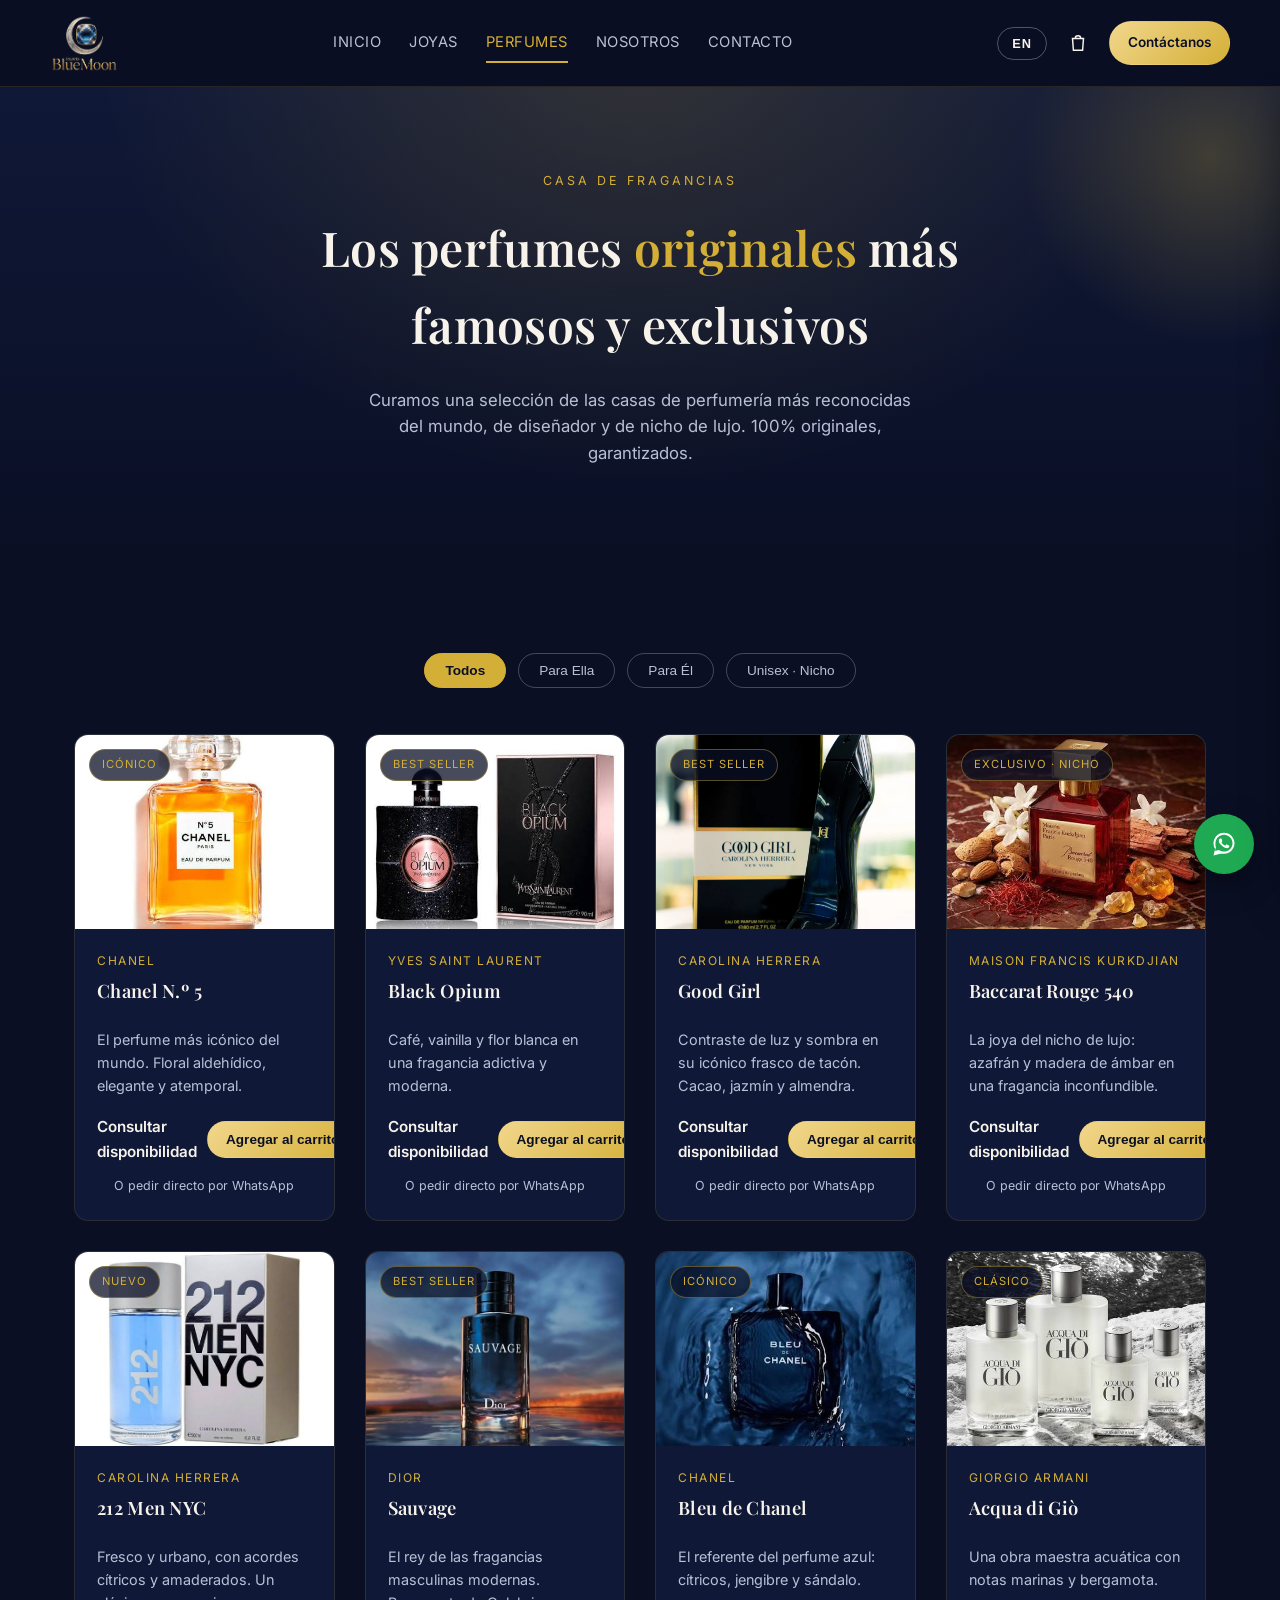
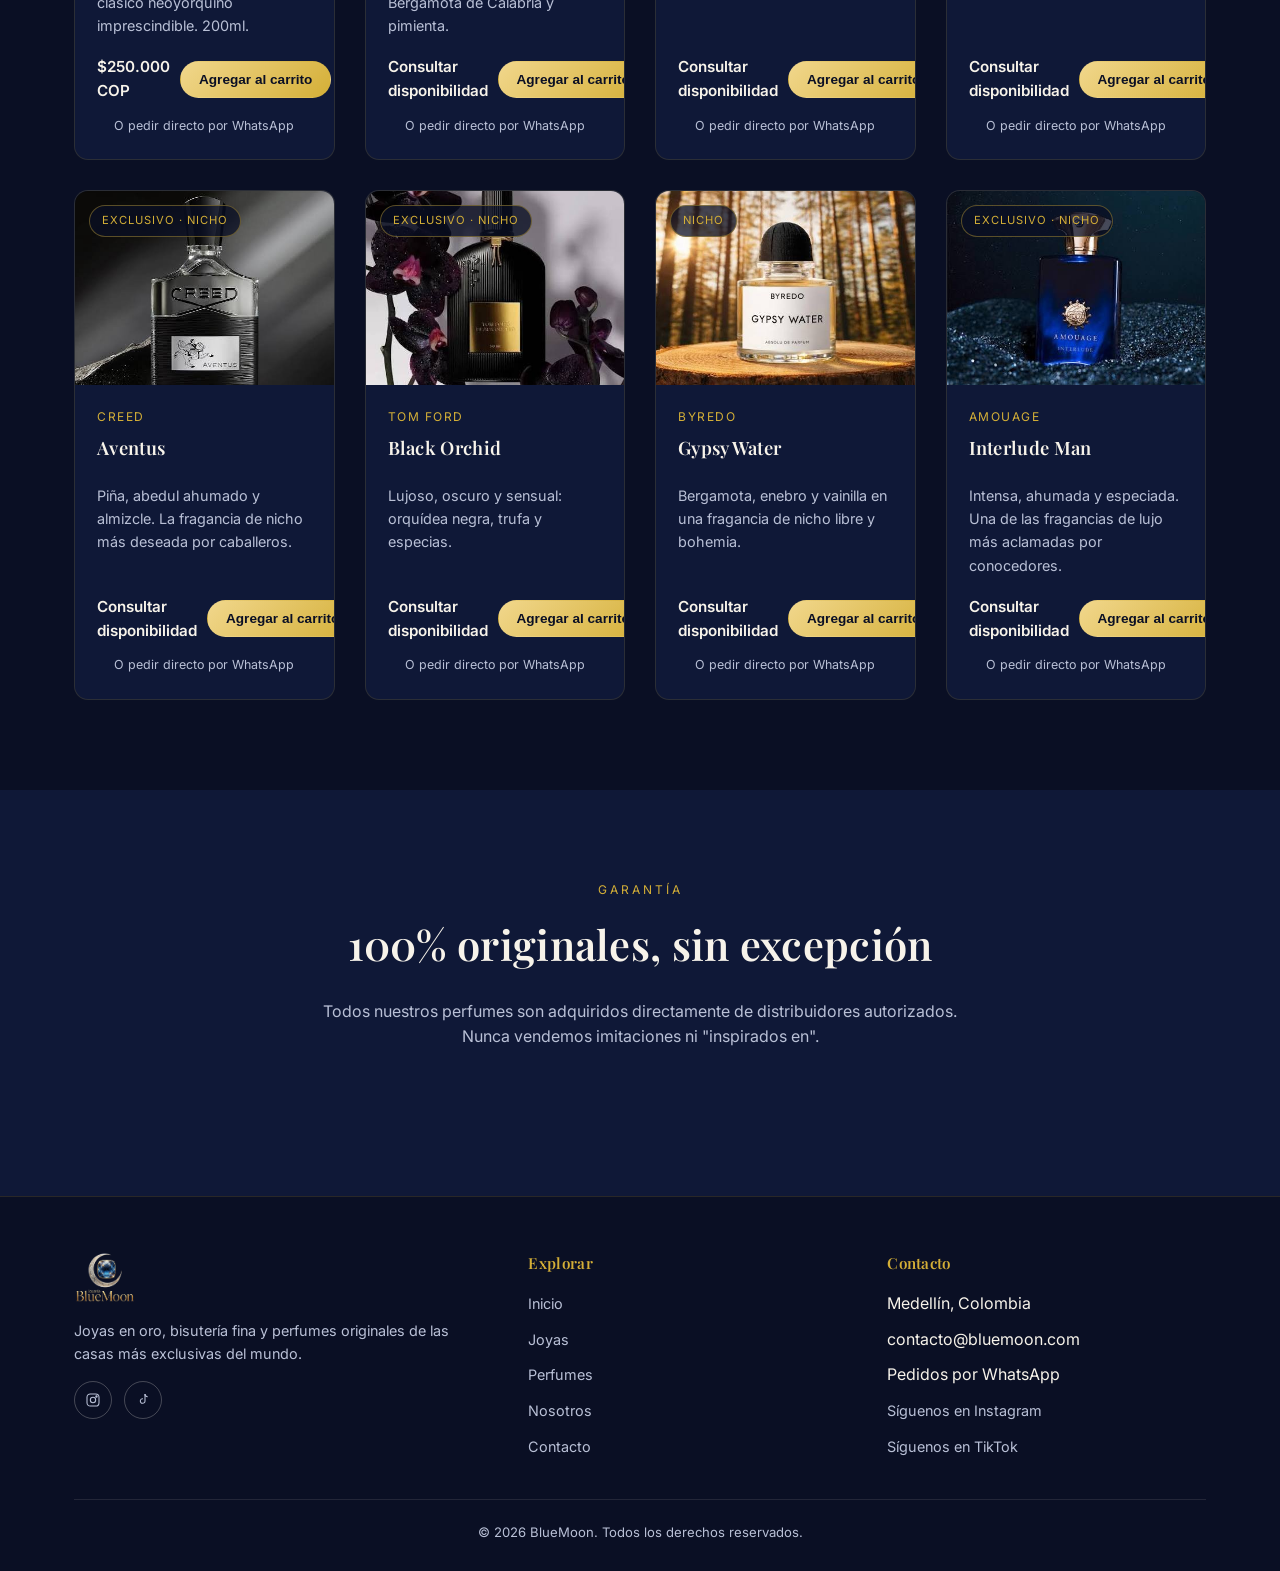
<file: perfumes.html>
<!DOCTYPE html>
<html lang="es">
<head>
<!-- Google tag (gtag.js) -->
<script async src="https://www.googletagmanager.com/gtag/js?id=G-HSMLNX1VLT"></script>
<script>
  window.dataLayer = window.dataLayer || [];
  function gtag(){dataLayer.push(arguments);}
  gtag('js', new Date());
  gtag('config', 'G-HSMLNX1VLT');
</script>
<meta charset="UTF-8">
<meta name="viewport" content="width=device-width, initial-scale=1.0">
<title>Perfumes Originales de Lujo — BlueMoon</title>
<meta name="description" content="Selección exclusiva de perfumes originales: los más famosos de diseñador y de nicho de lujo, para ella, para él y unisex.">
<link rel="canonical" href="https://bluemoonjoyas.com/perfumes.html">
<meta property="og:type" content="website">
<meta property="og:site_name" content="BlueMoon">
<meta property="og:title" content="Perfumes Originales de Lujo — BlueMoon">
<meta property="og:description" content="Selección exclusiva de perfumes originales: los más famosos de diseñador y de nicho de lujo, para ella, para él y unisex.">
<meta property="og:image" content="https://bluemoonjoyas.com/images/logo-bluemoon.png">
<meta property="og:url" content="https://bluemoonjoyas.com/perfumes.html">
<meta property="og:locale" content="es_CO">
<meta name="twitter:card" content="summary_large_image">
<meta name="twitter:title" content="Perfumes Originales de Lujo — BlueMoon">
<meta name="twitter:description" content="Selección exclusiva de perfumes originales: los más famosos de diseñador y de nicho de lujo, para ella, para él y unisex.">
<meta name="twitter:image" content="https://bluemoonjoyas.com/images/logo-bluemoon.png">
<link rel="icon" href="images/favicon.ico" sizes="any">
<link rel="icon" type="image/svg+xml" href="images/favicon.svg">
<link rel="icon" type="image/png" sizes="32x32" href="images/favicon-32.png">
<link rel="icon" type="image/png" sizes="96x96" href="images/favicon-96.png">
<link rel="apple-touch-icon" sizes="180x180" href="images/favicon-180.png">
<link rel="stylesheet" href="css/styles.css">
<script type="application/ld+json">
{
  "@context": "https://schema.org",
  "@type": "Organization",
  "name": "BlueMoon",
  "url": "https://bluemoonjoyas.com/",
  "logo": "https://bluemoonjoyas.com/images/logo-bluemoon.png",
  "sameAs": ["https://www.instagram.com/bluemoon_oficial1/", "https://www.tiktok.com/@bluemoon0016"],
  "contactPoint": {
    "@type": "ContactPoint",
    "telephone": "+57-310-508-6397",
    "contactType": "sales",
    "areaServed": "CO"
  }
}
</script>
</head>
<body class="lang-es">

<header class="site-header">
  <div class="container header-inner">
    <a href="index.html" class="logo"><img src="images/logo-bluemoon.png" alt="BlueMoon"></a>
    <nav class="main-nav">
      <a href="index.html"><span class="lang-es">Inicio</span><span class="lang-en">Home</span></a>
      <a href="joyas.html"><span class="lang-es">Joyas</span><span class="lang-en">Jewelry</span></a>
      <a href="perfumes.html"><span class="lang-es">Perfumes</span><span class="lang-en">Perfumes</span></a>
      <a href="nosotros.html"><span class="lang-es">Nosotros</span><span class="lang-en">About</span></a>
      <a href="contacto.html"><span class="lang-es">Contacto</span><span class="lang-en">Contact</span></a>
    </nav>
    <div class="header-actions">
      <button class="lang-toggle" aria-label="Cambiar idioma / Change language">EN</button>
      <button class="cart-toggle" aria-label="Carrito / Cart">
        <svg viewBox="0 0 24 24" fill="none" stroke="currentColor" stroke-width="1.6"><path d="M6 7h12l-1 13H7L6 7z"/><path d="M9 7a3 3 0 0 1 6 0"/></svg>
        <span class="cart-badge" id="cart-badge">0</span>
      </button>
      <a href="contacto.html" class="btn btn-gold btn-small"><span class="lang-es">Contáctanos</span><span class="lang-en">Contact us</span></a>
      <button class="nav-toggle" aria-label="Menú"><span></span><span></span><span></span></button>
    </div>
  </div>
</header>

<section class="hero" style="padding:80px 0 60px;">
  <div class="container">
    <span class="hero-eyebrow"><span class="lang-es">Casa de fragancias</span><span class="lang-en">House of fragrance</span></span>
    <h1 style="font-size:clamp(2rem,4vw,3rem);">
      <span class="lang-es">Los perfumes <em>originales</em> más famosos y exclusivos</span>
      <span class="lang-en">The most famous and exclusive <em>original</em> perfumes</span>
    </h1>
    <p class="lead">
      <span class="lang-es">Curamos una selección de las casas de perfumería más reconocidas del mundo, de diseñador y de nicho de lujo. 100% originales, garantizados.</span>
      <span class="lang-en">We curate a selection from the world's most renowned perfume houses, designer and luxury niche. 100% original, guaranteed.</span>
    </p>
  </div>
</section>

<section class="section">
  <div class="container">
    <div class="filter-bar">
      <button class="filter-btn active" data-filter="all"><span class="lang-es">Todos</span><span class="lang-en">All</span></button>
      <button class="filter-btn" data-filter="ella"><span class="lang-es">Para Ella</span><span class="lang-en">For Her</span></button>
      <button class="filter-btn" data-filter="el"><span class="lang-es">Para Él</span><span class="lang-en">For Him</span></button>
      <button class="filter-btn" data-filter="unisex"><span class="lang-es">Unisex · Nicho</span><span class="lang-en">Unisex · Niche</span></button>
    </div>
    <div class="product-grid" id="perfume-grid"></div>
  </div>
</section>

<section class="section section-alt">
  <div class="container">
    <div class="section-head">
      <span class="section-eyebrow"><span class="lang-es">Garantía</span><span class="lang-en">Guarantee</span></span>
      <h2><span class="lang-es">100% originales, sin excepción</span><span class="lang-en">100% original, no exceptions</span></h2>
      <p>
        <span class="lang-es">Todos nuestros perfumes son adquiridos directamente de distribuidores autorizados. Nunca vendemos imitaciones ni "inspirados en".</span>
        <span class="lang-en">All our perfumes are sourced directly from authorized distributors. We never sell imitations or "inspired by" versions.</span>
      </p>
    </div>
  </div>
</section>

<footer id="footer"></footer>

<div id="cart-drawer-mount"></div>

<a class="whatsapp-float" href="#" target="_blank" rel="noopener" aria-label="WhatsApp">
  <svg viewBox="0 0 32 32" fill="currentColor"><path d="M16.02 3C9.4 3 4.02 8.37 4.02 15c0 2.4.7 4.6 1.92 6.47L4 29l7.73-1.93A11.9 11.9 0 0 0 16.02 27C22.65 27 28 21.63 28 15S22.65 3 16.02 3zm0 21.7c-1.98 0-3.83-.55-5.4-1.5l-.39-.23-4.6 1.15 1.18-4.48-.25-.4A9.63 9.63 0 0 1 6.3 15c0-5.35 4.36-9.7 9.72-9.7 5.36 0 9.72 4.35 9.72 9.7 0 5.36-4.36 9.7-9.72 9.7zm5.32-7.27c-.29-.15-1.72-.85-1.99-.95-.27-.1-.46-.15-.66.15-.2.29-.76.95-.93 1.14-.17.2-.34.22-.63.07-.29-.15-1.22-.45-2.32-1.43-.86-.76-1.44-1.71-1.61-2-.17-.29-.02-.45.13-.6.13-.13.29-.34.44-.5.15-.17.2-.29.29-.49.1-.2.05-.37-.02-.52-.07-.15-.66-1.6-.91-2.19-.24-.58-.48-.5-.66-.5-.17-.01-.37-.01-.56-.01-.2 0-.52.07-.79.37-.27.29-1.04 1.02-1.04 2.48 0 1.46 1.07 2.87 1.22 3.07.15.2 2.1 3.2 5.08 4.49.71.31 1.26.49 1.69.63.71.22 1.36.19 1.87.12.57-.09 1.72-.7 1.96-1.38.24-.68.24-1.26.17-1.38-.07-.12-.26-.2-.55-.34z"/></svg>
</a>

<script src="js/products.js"></script>
<script src="js/cart.js"></script>
<script src="js/footer.js"></script>
<script src="js/main.js"></script>
<script>
  injectFooter();
  injectCartDrawer();
  renderGrid("#perfume-grid", perfumeProducts);
  injectProductStructuredData(perfumeProducts, "https://bluemoonjoyas.com/perfumes.html");
  reRenderOnLangChange("#perfume-grid", () => {
    const activeBtn = document.querySelector(".filter-btn.active");
    const cat = activeBtn ? activeBtn.dataset.filter : "all";
    return cat === "all" ? perfumeProducts : perfumeProducts.filter(i => i.category === cat);
  });
  initFilters(() => perfumeProducts, "#perfume-grid");
</script>
</body>
</html>
</file>
<file: css/styles.css>
/* ============================================================
   BLUEMOON — ESTILOS GLOBALES
   Paleta: azul noche + dorado + perla (marca de lujo)
   Edita las variables de :root para cambiar toda la paleta.
   ============================================================ */

@import url('https://fonts.googleapis.com/css2?family=Playfair+Display:wght@500;600;700&family=Inter:wght@300;400;500;600&display=swap');

:root {
  --navy-deep: #0a0f24;
  --navy: #0f1837;
  --navy-light: #1b2957;
  --gold: #d4af37;
  --gold-light: #f1d78c;
  --cream: #f7f3ea;
  --text-muted: #b9c0d6;
  --radius: 14px;
  --max-width: 1180px;
  --transition: 0.3s ease;
}

* { box-sizing: border-box; }

html { scroll-behavior: smooth; }

body {
  margin: 0;
  font-family: 'Inter', sans-serif;
  background: var(--navy-deep);
  color: var(--cream);
  line-height: 1.6;
  -webkit-font-smoothing: antialiased;
}

h1, h2, h3, h4 {
  font-family: 'Playfair Display', Georgia, serif;
  font-weight: 600;
  margin: 0 0 0.5em;
  letter-spacing: 0.3px;
}

a { color: inherit; text-decoration: none; }

img, svg { max-width: 100%; display: block; }

.container {
  max-width: var(--max-width);
  margin: 0 auto;
  padding: 0 24px;
}

/* ---------- Idioma bilingüe ---------- */
body.lang-es .lang-en { display: none; }
body.lang-en .lang-es { display: none; }

/* ---------- Botones ---------- */
.btn {
  display: inline-flex;
  align-items: center;
  gap: 8px;
  padding: 14px 28px;
  border-radius: 999px;
  font-weight: 600;
  font-size: 0.95rem;
  cursor: pointer;
  border: 1px solid transparent;
  transition: transform var(--transition), box-shadow var(--transition), background var(--transition);
  white-space: nowrap;
}
.btn-gold {
  background: linear-gradient(135deg, var(--gold-light), var(--gold));
  color: var(--navy-deep);
}
.btn-gold:hover { transform: translateY(-2px); box-shadow: 0 10px 24px rgba(212,175,55,0.35); }
.btn-outline {
  background: transparent;
  color: var(--cream);
  border-color: rgba(247,243,234,0.35);
}
.btn-outline:hover { border-color: var(--gold); color: var(--gold); }
.btn-whatsapp {
  background: #1ea952;
  color: #fff;
}
.btn-whatsapp:hover { transform: translateY(-2px); box-shadow: 0 10px 24px rgba(30,169,82,0.35); }
.btn-small { padding: 10px 18px; font-size: 0.85rem; }

/* ---------- Header ---------- */
.site-header {
  position: sticky;
  top: 0;
  z-index: 310;
  background: rgba(10,15,36,0.85);
  backdrop-filter: blur(10px);
  border-bottom: 1px solid rgba(212,175,55,0.15);
}
.header-inner {
  display: flex;
  align-items: center;
  justify-content: space-between;
  padding: 14px 0;
}
.logo img { height: 58px; width: auto; display: block; }
.main-nav {
  display: flex;
  align-items: center;
  gap: 28px;
}
.main-nav a {
  font-size: 0.92rem;
  letter-spacing: 0.5px;
  text-transform: uppercase;
  color: var(--text-muted);
  transition: color var(--transition);
  position: relative;
  padding: 4px 0;
}
.main-nav a:hover, .main-nav a.active { color: var(--gold); }
.main-nav a.active::after {
  content: "";
  position: absolute;
  left: 0; right: 0; bottom: -4px;
  height: 2px;
  background: var(--gold);
}
.header-actions { display: flex; align-items: center; gap: 14px; }

.lang-toggle {
  background: transparent;
  border: 1px solid rgba(247,243,234,0.3);
  color: var(--cream);
  border-radius: 999px;
  padding: 8px 14px;
  font-size: 0.8rem;
  font-weight: 600;
  letter-spacing: 1px;
  cursor: pointer;
  transition: border-color var(--transition), color var(--transition);
}
.lang-toggle:hover { border-color: var(--gold); color: var(--gold); }

/* ---------- Carrito: ícono en el header ---------- */
.cart-toggle {
  position: relative;
  background: none;
  border: none;
  color: var(--cream);
  cursor: pointer;
  padding: 6px;
  display: flex;
  align-items: center;
}
.cart-toggle svg { width: 22px; height: 22px; }
.cart-badge {
  position: absolute;
  top: -2px;
  right: -2px;
  background: var(--gold);
  color: var(--navy-deep);
  font-size: 0.65rem;
  font-weight: 700;
  width: 17px;
  height: 17px;
  border-radius: 50%;
  align-items: center;
  justify-content: center;
  display: none;
}

.nav-toggle {
  display: none;
  background: none;
  border: none;
  cursor: pointer;
  padding: 6px;
}
.nav-toggle span {
  display: block;
  width: 24px;
  height: 2px;
  background: var(--cream);
  margin: 5px 0;
  transition: var(--transition);
}

/* ---------- Hero ---------- */
.hero {
  position: relative;
  padding: 120px 0 100px;
  text-align: center;
  overflow: hidden;
  background:
    radial-gradient(ellipse at 50% -10%, rgba(212,175,55,0.18), transparent 60%),
    linear-gradient(180deg, var(--navy) 0%, var(--navy-deep) 100%);
}
.hero::before {
  content: "";
  position: absolute;
  top: -120px; right: -120px;
  width: 380px; height: 380px;
  border-radius: 50%;
  background: radial-gradient(circle, rgba(212,175,55,0.25), transparent 70%);
  animation: hero-glow-move 14s ease-in-out infinite alternate;
}
@keyframes hero-glow-move {
  0%   { transform: translate(0, 0) scale(1); opacity: 0.9; }
  100% { transform: translate(-50px, 40px) scale(1.2); opacity: 0.55; }
}

/* Chispas doradas flotantes en el hero (se agregan por JS, ver injectHeroSparkles en main.js) */
.hero-sparkle {
  position: absolute;
  bottom: 0;
  border-radius: 50%;
  background: radial-gradient(circle, var(--gold-light), var(--gold) 55%, transparent 75%);
  opacity: 0;
  pointer-events: none;
  animation-name: sparkle-float;
  animation-timing-function: ease-in;
  animation-iteration-count: infinite;
}
@keyframes sparkle-float {
  0%   { transform: translateY(0) scale(0.6); opacity: 0; }
  15%  { opacity: 0.85; }
  85%  { opacity: 0.4; }
  100% { transform: translateY(-180px) scale(1); opacity: 0; }
}

/* Aparición suave de secciones y tarjetas al hacer scroll (ver initScrollReveal en main.js) */
.reveal-on-scroll {
  opacity: 0;
  transform: translateY(26px);
  transition: opacity 0.7s ease, transform 0.7s ease;
}
.reveal-on-scroll.is-visible {
  opacity: 1;
  transform: none;
}

/* Video de fondo en el hero (por ahora solo en Inicio) */
.hero-has-video::before { z-index: 1; }
.hero-video-bg {
  position: absolute;
  inset: 0;
  width: 100%;
  height: 100%;
  object-fit: cover;
  z-index: 0;
}
.hero-video-overlay {
  position: absolute;
  inset: 0;
  z-index: 1;
  pointer-events: none;
  background:
    radial-gradient(ellipse at 50% -10%, rgba(212,175,55,0.18), transparent 60%),
    linear-gradient(180deg, rgba(10,15,36,0.55) 0%, rgba(10,15,36,0.8) 55%, var(--navy-deep) 100%);
}
.hero-has-video .hero-sparkle { z-index: 1; }
.hero-has-video .container { position: relative; z-index: 2; }

@media (prefers-reduced-motion: reduce) {
  .hero-sparkle { display: none; }
  .hero::before { animation: none; }
  .reveal-on-scroll { transition: none; opacity: 1; transform: none; }
  .hero-video-bg { display: none; }
}
.hero-eyebrow {
  display: inline-block;
  letter-spacing: 3px;
  text-transform: uppercase;
  font-size: 0.78rem;
  color: var(--gold);
  margin-bottom: 18px;
}
.hero h1 {
  font-size: clamp(2.4rem, 5vw, 4rem);
  max-width: 820px;
  margin-left: auto;
  margin-right: auto;
  color: var(--cream);
}
.hero h1 em { color: var(--gold); font-style: normal; }
.hero p.lead {
  max-width: 560px;
  margin: 22px auto 36px;
  color: var(--text-muted);
  font-size: 1.05rem;
}
.hero-actions {
  display: flex;
  gap: 16px;
  justify-content: center;
  flex-wrap: wrap;
}

/* ---------- Sections ---------- */
.section { padding: 90px 0; }
.section-alt { background: var(--navy); }
.section-head {
  text-align: center;
  max-width: 640px;
  margin: 0 auto 56px;
}
.section-eyebrow {
  letter-spacing: 3px;
  text-transform: uppercase;
  font-size: 0.75rem;
  color: var(--gold);
  display: block;
  margin-bottom: 12px;
}
.section-head h2 { font-size: clamp(1.8rem, 3.5vw, 2.6rem); }
.section-head p { color: var(--text-muted); margin-top: 14px; }

/* ---------- Category cards (Inicio) ---------- */
.category-grid {
  display: grid;
  grid-template-columns: repeat(2, 1fr);
  gap: 28px;
}
.category-card {
  position: relative;
  border-radius: var(--radius);
  overflow: hidden;
  padding: 46px 34px;
  background: linear-gradient(160deg, var(--navy-light), var(--navy));
  border: 1px solid rgba(212,175,55,0.18);
  transition: transform var(--transition), border-color var(--transition);
}
.category-card:hover { transform: translateY(-6px); border-color: var(--gold); }
.category-card .icon { width: 52px; height: 52px; margin-bottom: 22px; }
.category-card h3 { font-size: 1.5rem; margin-bottom: 10px; }
.category-card p { color: var(--text-muted); margin-bottom: 24px; }

/* ---------- Product grid ---------- */
.filter-bar {
  display: flex;
  justify-content: center;
  gap: 12px;
  flex-wrap: wrap;
  margin-bottom: 46px;
}
.filter-btn {
  background: transparent;
  border: 1px solid rgba(247,243,234,0.25);
  color: var(--text-muted);
  padding: 9px 20px;
  border-radius: 999px;
  font-size: 0.85rem;
  cursor: pointer;
  transition: var(--transition);
}
.filter-btn:hover { color: var(--gold); border-color: var(--gold); }
.filter-btn.active { background: var(--gold); color: var(--navy-deep); border-color: var(--gold); font-weight: 600; }

.product-grid {
  display: grid;
  grid-template-columns: repeat(auto-fill, minmax(260px, 1fr));
  gap: 30px;
}
.product-card {
  background: var(--navy);
  border: 1px solid rgba(212,175,55,0.14);
  border-radius: var(--radius);
  overflow: hidden;
  transition: transform var(--transition), box-shadow var(--transition);
  display: flex;
  flex-direction: column;
}
.product-card:hover {
  transform: translateY(-6px);
  box-shadow: 0 18px 40px rgba(0,0,0,0.35);
}
.product-media {
  aspect-ratio: 4 / 3;
  overflow: hidden;
  position: relative;
  background: var(--navy-light);
}
.product-media img { width: 100%; height: 100%; object-fit: cover; transition: transform 0.5s ease; }
.product-card:hover .product-media img { transform: scale(1.08); }
.product-badge {
  position: absolute;
  top: 14px; left: 14px;
  background: rgba(10,15,36,0.75);
  color: var(--gold);
  font-size: 0.7rem;
  letter-spacing: 1px;
  text-transform: uppercase;
  padding: 6px 12px;
  border-radius: 999px;
  border: 1px solid rgba(212,175,55,0.4);
}
.product-body { padding: 22px 22px 24px; flex: 1; display: flex; flex-direction: column; }
.product-brand { font-size: 0.75rem; letter-spacing: 1.5px; text-transform: uppercase; color: var(--gold); margin-bottom: 6px; }
.product-body h3 { font-size: 1.15rem; margin-bottom: 8px; }
.product-body p { color: var(--text-muted); font-size: 0.9rem; margin-bottom: 18px; flex: 1; }
.product-footer { display: flex; align-items: center; justify-content: space-between; gap: 10px; }
.product-price { font-weight: 600; color: var(--cream); font-size: 0.95rem; }
.product-direct-link {
  display: block;
  text-align: center;
  margin-top: 12px;
  font-size: 0.78rem;
  color: var(--text-muted);
}
.product-direct-link:hover { color: var(--gold); }

/* ---------- About / Nosotros ---------- */
.about-grid {
  display: grid;
  grid-template-columns: 1fr 1fr;
  gap: 60px;
  align-items: center;
}
.value-list { list-style: none; padding: 0; margin: 28px 0 0; display: grid; gap: 18px; }
.value-list li { display: flex; gap: 14px; align-items: flex-start; }
.value-list .dot {
  width: 10px; height: 10px; border-radius: 50%;
  background: var(--gold); margin-top: 8px; flex-shrink: 0;
}
.about-media {
  background: linear-gradient(160deg, var(--navy-light), var(--navy));
  border-radius: var(--radius);
  border: 1px solid rgba(212,175,55,0.18);
  padding: 40px;
  text-align: center;
}

/* ---------- Preguntas frecuentes ---------- */
.faq-list { max-width: 780px; margin: 0 auto; display: grid; gap: 14px; }
.faq-item {
  background: var(--navy-light);
  border: 1px solid rgba(212,175,55,0.18);
  border-radius: var(--radius);
  padding: 4px 22px;
}
.faq-item summary {
  cursor: pointer;
  list-style: none;
  padding: 18px 30px 18px 0;
  font-weight: 600;
  color: var(--cream);
  position: relative;
}
.faq-item summary::-webkit-details-marker { display: none; }
.faq-item summary::after {
  content: "+";
  position: absolute;
  right: 0;
  top: 16px;
  color: var(--gold);
  font-size: 1.4rem;
  line-height: 1;
}
.faq-item[open] summary::after { content: "\2212"; }
.faq-item p { color: var(--text-muted); margin: 0 0 18px; line-height: 1.6; }

/* ---------- Testimonios ---------- */
.testimonial-grid {
  display: grid;
  grid-template-columns: repeat(auto-fit, minmax(240px, 1fr));
  gap: 22px;
}
.testimonial-card {
  background: var(--navy-light);
  border: 1px solid rgba(212,175,55,0.18);
  border-radius: var(--radius);
  padding: 28px;
}
.testimonial-card .stars { color: var(--gold); letter-spacing: 2px; margin-bottom: 12px; }
.testimonial-card p.quote { color: var(--cream); font-style: italic; line-height: 1.6; margin: 0 0 16px; }
.testimonial-card .author { color: var(--text-muted); font-size: 0.9rem; }
.testimonial-empty {
  grid-column: 1 / -1;
  text-align: center;
  padding: 40px 20px;
  color: var(--text-muted);
  border: 1px dashed rgba(212,175,55,0.3);
  border-radius: var(--radius);
}

/* ---------- Stats ---------- */
.stats-row {
  display: grid;
  grid-template-columns: repeat(3, 1fr);
  gap: 24px;
  text-align: center;
  margin-top: 60px;
}
.stat h3 { color: var(--gold); font-size: 2.2rem; margin-bottom: 6px; }
.stat p { color: var(--text-muted); font-size: 0.9rem; margin: 0; }

/* ---------- Contact ---------- */
.contact-grid {
  display: grid;
  grid-template-columns: 1.1fr 0.9fr;
  gap: 50px;
}
.contact-card {
  background: var(--navy);
  border: 1px solid rgba(212,175,55,0.18);
  border-radius: var(--radius);
  padding: 36px;
}
.contact-info-item { display: flex; gap: 16px; margin-bottom: 26px; align-items: flex-start; }
.contact-info-item .icon-wrap {
  width: 42px; height: 42px; border-radius: 50%;
  background: rgba(212,175,55,0.14);
  display: flex; align-items: center; justify-content: center;
  flex-shrink: 0;
}
.contact-info-item .icon-wrap svg { width: 20px; height: 20px; }
.contact-info-item h4 { margin-bottom: 4px; font-size: 1rem; }
.contact-info-item p { color: var(--text-muted); margin: 0; font-size: 0.92rem; }

.form-field { margin-bottom: 20px; }
.form-field label { display: block; margin-bottom: 8px; font-size: 0.85rem; color: var(--text-muted); }
.form-field input, .form-field textarea {
  width: 100%;
  padding: 13px 16px;
  border-radius: 10px;
  border: 1px solid rgba(247,243,234,0.2);
  background: var(--navy-deep);
  color: var(--cream);
  font-family: inherit;
  font-size: 0.95rem;
  resize: vertical;
}
.form-field input:focus, .form-field textarea:focus {
  outline: none;
  border-color: var(--gold);
}

/* ---------- Footer ---------- */
.site-footer {
  background: var(--navy-deep);
  border-top: 1px solid rgba(212,175,55,0.15);
  padding: 54px 0 28px;
}
.footer-grid {
  display: grid;
  grid-template-columns: 1.3fr 1fr 1fr;
  gap: 40px;
  margin-bottom: 40px;
}
.footer-grid h4 { color: var(--gold); font-size: 0.95rem; margin-bottom: 16px; }
.footer-grid p, .footer-grid a { color: var(--text-muted); font-size: 0.9rem; }
.footer-links { list-style: none; padding: 0; margin: 0; display: grid; gap: 10px; }
.footer-links a:hover { color: var(--gold); }
.social-row { display: flex; gap: 12px; margin-top: 16px; }
.social-row a {
  width: 38px; height: 38px; border-radius: 50%;
  border: 1px solid rgba(247,243,234,0.25);
  display: flex; align-items: center; justify-content: center;
  transition: var(--transition);
}
.social-row a:hover { border-color: var(--gold); color: var(--gold); }
.social-row svg { width: 16px; height: 16px; }
.footer-bottom {
  border-top: 1px solid rgba(247,243,234,0.1);
  padding-top: 22px;
  text-align: center;
  font-size: 0.82rem;
  color: var(--text-muted);
}

/* ---------- WhatsApp flotante ---------- */
.whatsapp-float {
  position: fixed;
  bottom: 26px;
  right: 26px;
  z-index: 200;
  background: #1ea952;
  color: #fff;
  width: 60px;
  height: 60px;
  border-radius: 50%;
  display: flex;
  align-items: center;
  justify-content: center;
  box-shadow: 0 10px 30px rgba(0,0,0,0.4);
  transition: transform var(--transition);
}
.whatsapp-float:hover { transform: scale(1.08); }
.whatsapp-float svg { width: 28px; height: 28px; }

/* ---------- Carrito: panel lateral ---------- */
.cart-overlay {
  position: fixed;
  inset: 0;
  background: rgba(0,0,0,0.55);
  opacity: 0;
  pointer-events: none;
  transition: opacity var(--transition);
  z-index: 300;
}
.cart-overlay.open { opacity: 1; pointer-events: auto; }

.cart-drawer {
  position: fixed;
  top: 94px;
  right: -400px;
  width: 380px;
  max-width: 90vw;
  height: calc(100% - 94px);
  background: var(--navy);
  z-index: 301;
  transition: right 0.35s ease;
  display: flex;
  flex-direction: column;
  box-shadow: -14px 0 40px rgba(0,0,0,0.4);
}
.cart-drawer.open { right: 0; }

.cart-header {
  display: flex;
  align-items: center;
  justify-content: space-between;
  padding: 22px 24px;
  border-bottom: 1px solid rgba(212,175,55,0.15);
}
.cart-header h3 { margin: 0; font-size: 1.2rem; }
.cart-close {
  background: none;
  border: none;
  color: var(--cream);
  font-size: 1.7rem;
  line-height: 1;
  cursor: pointer;
}
.cart-close:hover { color: var(--gold); }

.cart-body { flex: 1; overflow-y: auto; padding: 18px 24px; }
.cart-empty { color: var(--text-muted); text-align: center; margin-top: 50px; }

.cart-item {
  display: flex;
  gap: 14px;
  padding: 16px 0;
  border-bottom: 1px solid rgba(247,243,234,0.08);
  position: relative;
}
.cart-item img { width: 58px; height: 58px; object-fit: cover; border-radius: 8px; flex-shrink: 0; }
.cart-item-info { flex: 1; padding-right: 20px; }
.cart-item-info h4 { font-size: 0.9rem; margin: 0 0 4px; }
.cart-item-price { font-size: 0.8rem; color: var(--text-muted); }
.cart-qty { display: flex; align-items: center; gap: 12px; margin-top: 8px; }
.cart-qty button {
  width: 24px; height: 24px;
  border-radius: 50%;
  border: 1px solid rgba(247,243,234,0.3);
  background: transparent;
  color: var(--cream);
  cursor: pointer;
  font-size: 0.9rem;
  line-height: 1;
}
.cart-qty button:hover { border-color: var(--gold); color: var(--gold); }
.cart-qty span { font-size: 0.9rem; min-width: 14px; text-align: center; }

.cart-remove {
  position: absolute;
  top: 16px; right: 0;
  background: none;
  border: none;
  color: var(--text-muted);
  font-size: 1.3rem;
  line-height: 1;
  cursor: pointer;
}
.cart-remove:hover { color: var(--gold); }

.cart-footer {
  padding: 20px 24px 24px;
  border-top: 1px solid rgba(212,175,55,0.15);
}

/* ---------- Responsive ---------- */
@media (max-width: 900px) {
  .about-grid, .contact-grid { grid-template-columns: 1fr; }
  .footer-grid { grid-template-columns: 1fr; }
  .stats-row { grid-template-columns: 1fr; gap: 36px; }
}

@media (max-width: 760px) {
  .category-grid { grid-template-columns: 1fr; }
  .nav-toggle { display: block; }
  .main-nav {
    position: absolute;
    top: 100%; left: 0; right: 0;
    background: var(--navy);
    flex-direction: column;
    align-items: flex-start;
    padding: 20px 24px;
    gap: 16px;
    border-bottom: 1px solid rgba(212,175,55,0.2);
    display: none;
  }
  .main-nav.open { display: flex; }
  .header-actions { gap: 10px; }
}
</file>
